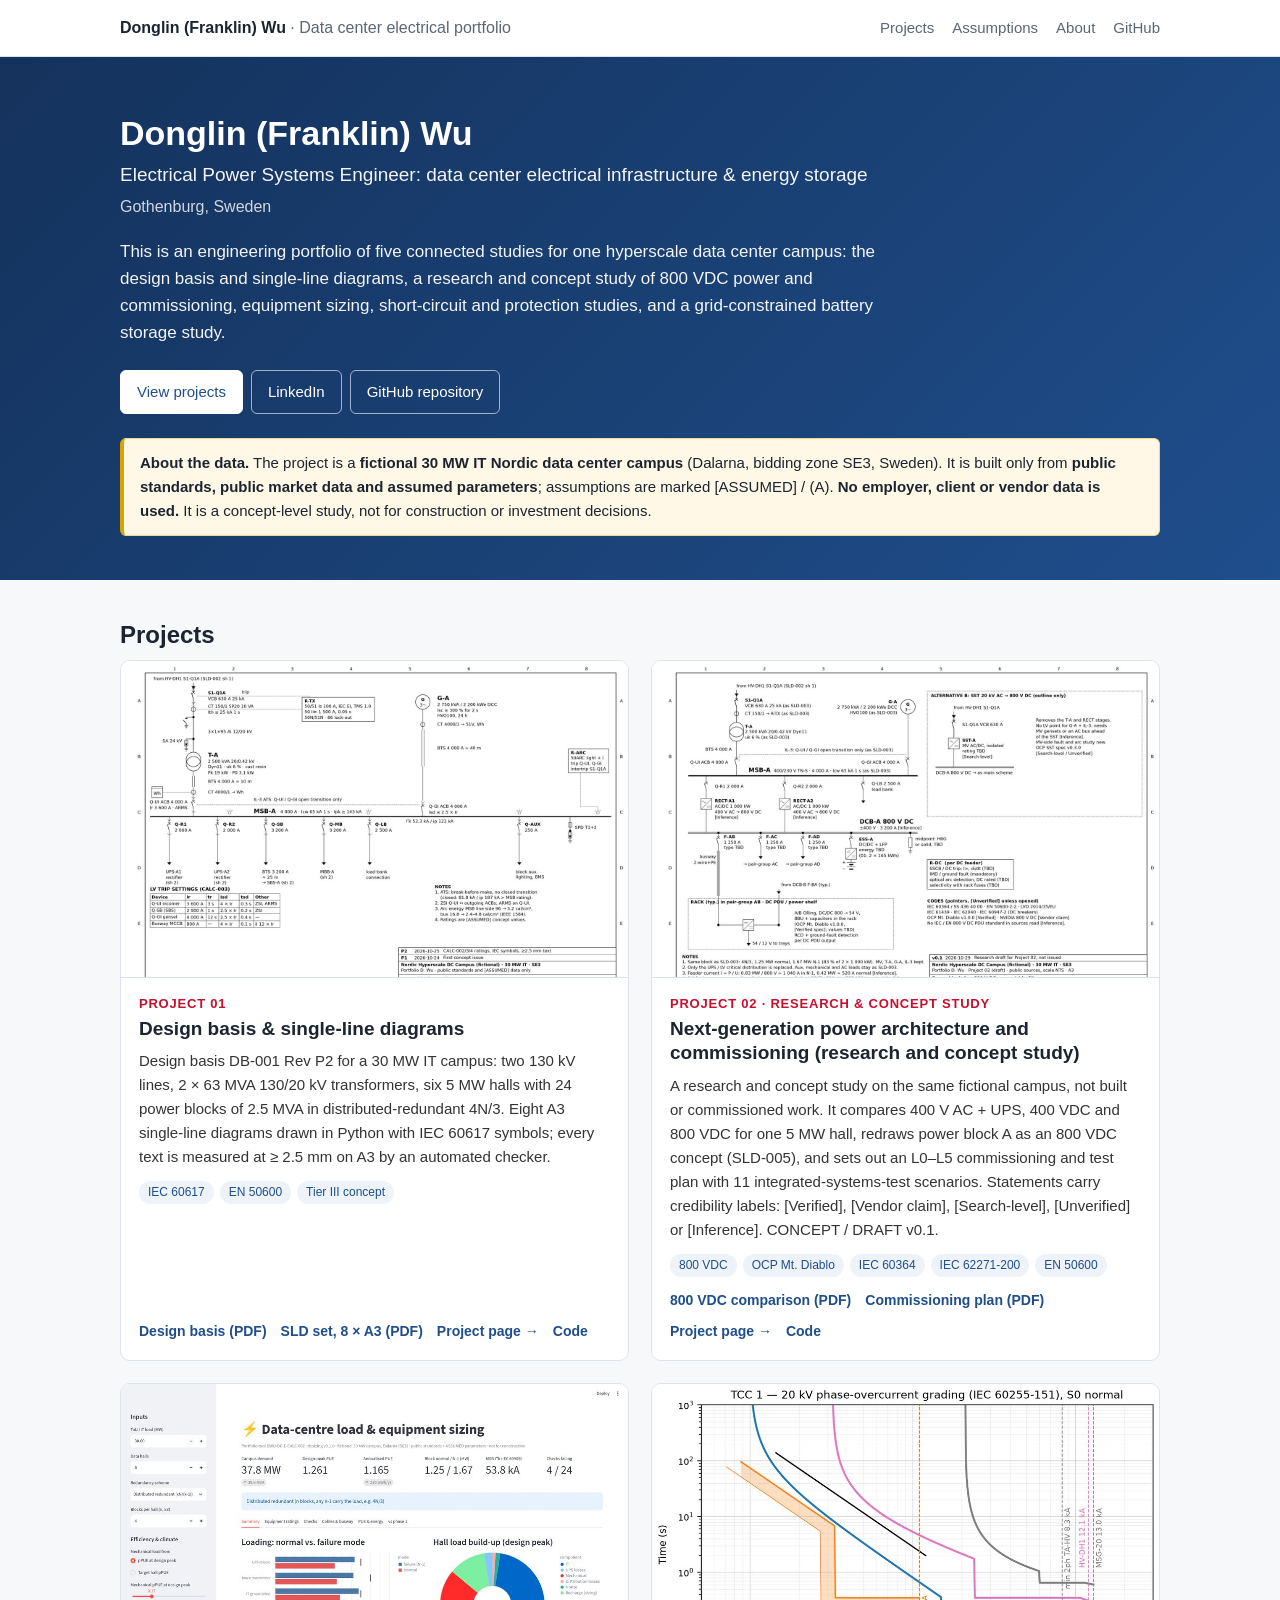
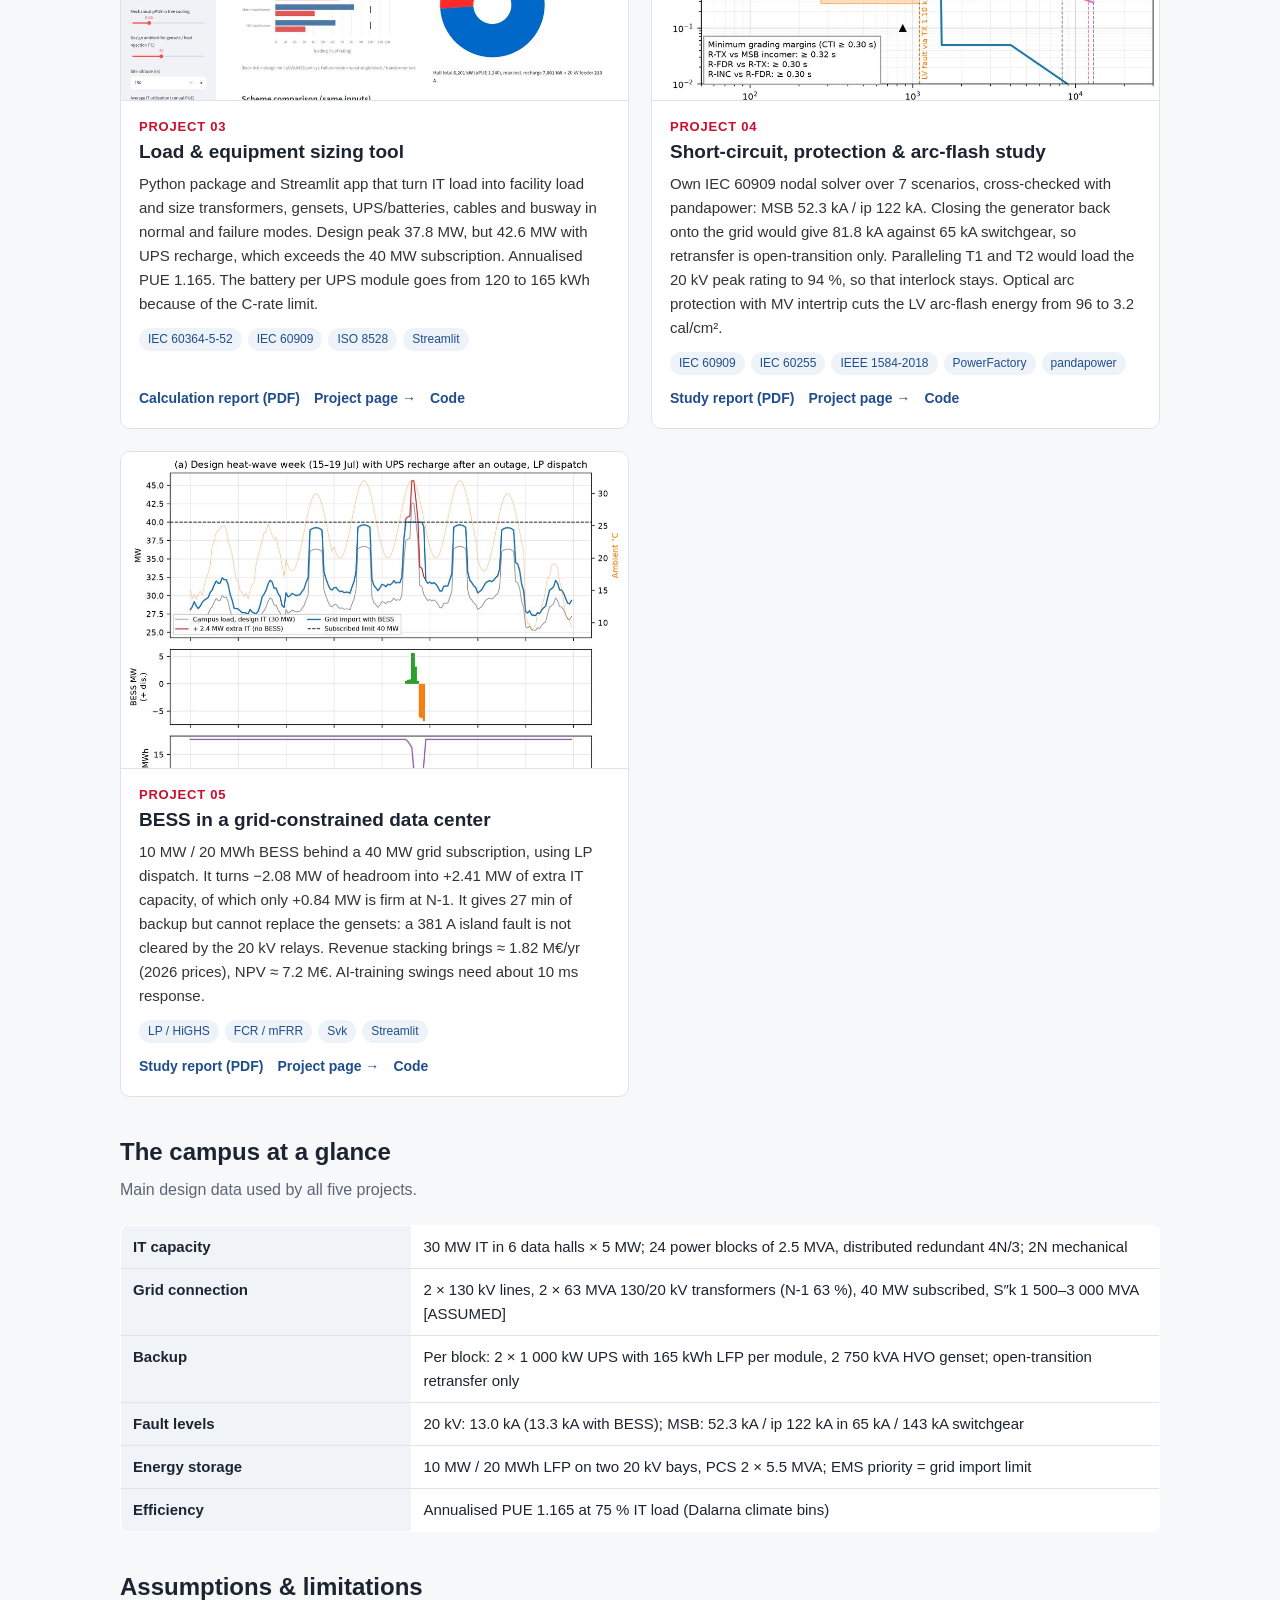
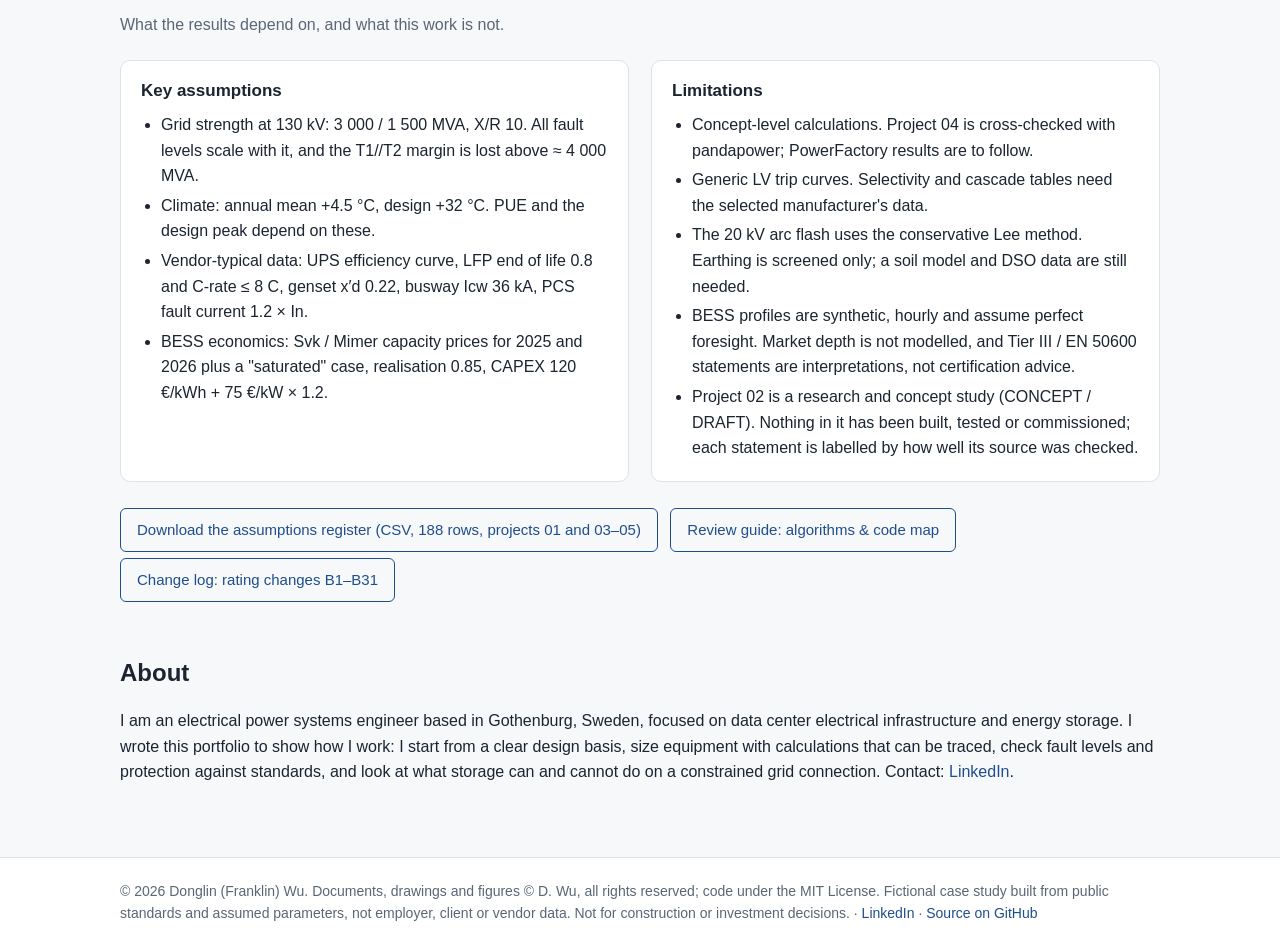
<file: index.html>
<!doctype html>
<html lang="en"><head><meta charset="utf-8"><meta name="viewport" content="width=device-width,initial-scale=1">
<title>Donglin (Franklin) Wu · Data center electrical portfolio</title><meta name="description" content="Electrical power systems portfolio: design basis, SLDs, sizing, short-circuit/protection and BESS study for a fictional 30 MW IT Nordic data center.">
<link rel="stylesheet" href="assets/style.css"></head><body>
<header class="top"><div class="wrap"><a class="brand" href="index.html">Donglin (Franklin) Wu <span>· Data center electrical portfolio</span></a><nav><a href="index.html#projects">Projects</a><a href="index.html#assumptions">Assumptions</a><a href="index.html#about">About</a><a href="https://github.com/Fwurank/dc-electrical-portfolio">GitHub</a></nav></div></header>

<div class="hero"><div class="wrap">
<h1>Donglin (Franklin) Wu</h1>
<p class="role">Electrical Power Systems Engineer: data center electrical infrastructure &amp; energy storage</p>
<p class="loc">Gothenburg, Sweden</p>
<p class="lead">This is an engineering portfolio of five connected studies for one hyperscale data center campus: the design basis and single-line diagrams, a research and concept study of 800 VDC power and commissioning, equipment sizing, short-circuit and protection studies, and a grid-constrained battery storage study.</p>
<a class="btn solid" href="#projects">View projects</a><a class="btn" href="https://www.linkedin.com/in/donglinwu1998">LinkedIn</a><a class="btn" href="https://github.com/Fwurank/dc-electrical-portfolio">GitHub repository</a>
<div class="note"><b>About the data.</b> The project is a <b>fictional 30 MW IT Nordic data center campus</b> (Dalarna, bidding zone SE3, Sweden). It is built only from <b>public standards, public market data and assumed parameters</b>; assumptions are marked [ASSUMED] / (A). <b>No employer, client or vendor data is used.</b> It is a concept-level study, not for construction or investment decisions.</div>
</div></div>

<section id="projects"><div class="wrap">
<h2>Projects</h2>
<div class="grid"><article class="card"><a href="projects/01-design-basis.html"><img src="assets/img/p01_sld.jpg" alt="Design basis &amp; single-line diagrams preview" loading="lazy"></a>
<div class="body"><div class="num">PROJECT 01</div><h3><a href="projects/01-design-basis.html">Design basis & single-line diagrams</a></h3>
<p>Design basis DB-001 Rev P2 for a 30 MW IT campus: two 130 kV lines, 2 × 63 MVA 130/20 kV transformers, six 5 MW halls with 24 power blocks of 2.5 MVA in distributed-redundant 4N/3. Eight A3 single-line diagrams drawn in Python with IEC 60617 symbols; every text is measured at ≥ 2.5 mm on A3 by an automated checker.</p><ul class="tags"><li>IEC 60617</li><li>EN 50600</li><li>Tier III concept</li></ul><div class="links"><a href="01-design-basis-sld/docs/DWU-DC-E-DB-001_Design_Basis.pdf">Design basis (PDF)</a><a href="01-design-basis-sld/drawings/DWU-DC-E-SLD_concept_set_RevP2_A3.pdf">SLD set, 8 × A3 (PDF)</a><a href="projects/01-design-basis.html">Project page →</a><a href="https://github.com/Fwurank/dc-electrical-portfolio/tree/main/01-design-basis-sld">Code</a></div></div></article><article class="card"><a href="projects/02-next-gen-power.html"><img src="assets/img/p02_sld.jpg" alt="Next-generation power architecture and commissioning (research and concept study) preview" loading="lazy"></a>
<div class="body"><div class="num">PROJECT 02 · RESEARCH &amp; CONCEPT STUDY</div><h3><a href="projects/02-next-gen-power.html">Next-generation power architecture and commissioning (research and concept study)</a></h3>
<p>A research and concept study on the same fictional campus, not built or commissioned work. It compares 400 V AC + UPS, 400 VDC and 800 VDC for one 5 MW hall, redraws power block A as an 800 VDC concept (SLD-005), and sets out an L0–L5 commissioning and test plan with 11 integrated-systems-test scenarios. Statements carry credibility labels: [Verified], [Vendor claim], [Search-level], [Unverified] or [Inference]. CONCEPT / DRAFT v0.1.</p><ul class="tags"><li>800 VDC</li><li>OCP Mt. Diablo</li><li>IEC 60364</li><li>IEC 62271-200</li><li>EN 50600</li></ul><div class="links"><a href="02-next-gen-power/docs/02-800vdc-architecture-comparison-v0.1-2026-10-29-en.pdf">800 VDC comparison (PDF)</a><a href="02-next-gen-power/docs/02-commissioning-test-plan-concept-v0.1-2026-10-29-en.pdf">Commissioning plan (PDF)</a><a href="projects/02-next-gen-power.html">Project page →</a><a href="https://github.com/Fwurank/dc-electrical-portfolio/tree/main/02-next-gen-power">Code</a></div></div></article><article class="card"><a href="projects/03-load-sizing.html"><img src="assets/img/p03_app.jpg" alt="Load &amp; equipment sizing tool preview" loading="lazy"></a>
<div class="body"><div class="num">PROJECT 03</div><h3><a href="projects/03-load-sizing.html">Load & equipment sizing tool</a></h3>
<p>Python package and Streamlit app that turn IT load into facility load and size transformers, gensets, UPS/batteries, cables and busway in normal and failure modes. Design peak 37.8 MW, but 42.6 MW with UPS recharge, which exceeds the 40 MW subscription. Annualised PUE 1.165. The battery per UPS module goes from 120 to 165 kWh because of the C-rate limit.</p><ul class="tags"><li>IEC 60364-5-52</li><li>IEC 60909</li><li>ISO 8528</li><li>Streamlit</li></ul><div class="links"><a href="03-load-sizing/report/DWU-DC-E-CALC-002_Load_and_Sizing_Calc.pdf">Calculation report (PDF)</a><a href="projects/03-load-sizing.html">Project page →</a><a href="https://github.com/Fwurank/dc-electrical-portfolio/tree/main/03-load-sizing">Code</a></div></div></article><article class="card"><a href="projects/04-shortcircuit-protection.html"><img src="assets/img/p04_tcc.jpg" alt="Short-circuit, protection &amp; arc-flash study preview" loading="lazy"></a>
<div class="body"><div class="num">PROJECT 04</div><h3><a href="projects/04-shortcircuit-protection.html">Short-circuit, protection & arc-flash study</a></h3>
<p>Own IEC 60909 nodal solver over 7 scenarios, cross-checked with pandapower: MSB 52.3 kA / ip 122 kA. Closing the generator back onto the grid would give 81.8 kA against 65 kA switchgear, so retransfer is open-transition only. Paralleling T1 and T2 would load the 20 kV peak rating to 94 %, so that interlock stays. Optical arc protection with MV intertrip cuts the LV arc-flash energy from 96 to 3.2 cal/cm².</p><ul class="tags"><li>IEC 60909</li><li>IEC 60255</li><li>IEEE 1584-2018</li><li>PowerFactory</li><li>pandapower</li></ul><div class="links"><a href="04-shortcircuit-protection/report/DWU-DC-E-CALC-003_ShortCircuit_Protection_ArcFlash.pdf">Study report (PDF)</a><a href="projects/04-shortcircuit-protection.html">Project page →</a><a href="https://github.com/Fwurank/dc-electrical-portfolio/tree/main/04-shortcircuit-protection">Code</a></div></div></article><article class="card"><a href="projects/05-bess.html"><img src="assets/img/p05_peak.jpg" alt="BESS in a grid-constrained data center preview" loading="lazy"></a>
<div class="body"><div class="num">PROJECT 05</div><h3><a href="projects/05-bess.html">BESS in a grid-constrained data center</a></h3>
<p>10 MW / 20 MWh BESS behind a 40 MW grid subscription, using LP dispatch. It turns −2.08 MW of headroom into +2.41 MW of extra IT capacity, of which only +0.84 MW is firm at N-1. It gives 27 min of backup but cannot replace the gensets: a 381 A island fault is not cleared by the 20 kV relays. Revenue stacking brings ≈ 1.82 M€/yr (2026 prices), NPV ≈ 7.2 M€. AI-training swings need about 10 ms response.</p><ul class="tags"><li>LP / HiGHS</li><li>FCR / mFRR</li><li>Svk</li><li>Streamlit</li></ul><div class="links"><a href="05-bess/report/DWU-DC-E-CALC-004_BESS_Study.pdf">Study report (PDF)</a><a href="projects/05-bess.html">Project page →</a><a href="https://github.com/Fwurank/dc-electrical-portfolio/tree/main/05-bess">Code</a></div></div></article></div>
</div></section>

<section id="campus" style="padding-top:0"><div class="wrap">
<h2>The campus at a glance</h2><p class="sub">Main design data used by all five projects.</p>
<table class="kv">
<tr><th>IT capacity</th><td>30 MW IT in 6 data halls × 5 MW; 24 power blocks of 2.5 MVA, distributed redundant 4N/3; 2N mechanical</td></tr>
<tr><th>Grid connection</th><td>2 × 130 kV lines, 2 × 63 MVA 130/20 kV transformers (N-1 63 %), 40 MW subscribed, S″k 1 500–3 000 MVA [ASSUMED]</td></tr>
<tr><th>Backup</th><td>Per block: 2 × 1 000 kW UPS with 165 kWh LFP per module, 2 750 kVA HVO genset; open-transition retransfer only</td></tr>
<tr><th>Fault levels</th><td>20 kV: 13.0 kA (13.3 kA with BESS); MSB: 52.3 kA / ip 122 kA in 65 kA / 143 kA switchgear</td></tr>
<tr><th>Energy storage</th><td>10 MW / 20 MWh LFP on two 20 kV bays, PCS 2 × 5.5 MVA; EMS priority = grid import limit</td></tr>
<tr><th>Efficiency</th><td>Annualised PUE 1.165 at 75 % IT load (Dalarna climate bins)</td></tr>
</table>
</div></section>

<section id="assumptions" style="padding-top:0"><div class="wrap">
<h2>Assumptions &amp; limitations</h2><p class="sub">What the results depend on, and what this work is not.</p>
<div class="cols">
<div class="box"><h3>Key assumptions</h3><ul>
<li>Grid strength at 130 kV: 3 000 / 1 500 MVA, X/R 10. All fault levels scale with it, and the T1//T2 margin is lost above ≈ 4 000 MVA.</li>
<li>Climate: annual mean +4.5 °C, design +32 °C. PUE and the design peak depend on these.</li>
<li>Vendor-typical data: UPS efficiency curve, LFP end of life 0.8 and C-rate ≤ 8 C, genset x′d 0.22, busway Icw 36 kA, PCS fault current 1.2 × In.</li>
<li>BESS economics: Svk / Mimer capacity prices for 2025 and 2026 plus a "saturated" case, realisation 0.85, CAPEX 120 €/kWh + 75 €/kW × 1.2.</li>
</ul></div>
<div class="box"><h3>Limitations</h3><ul>
<li>Concept-level calculations. Project 04 is cross-checked with pandapower; PowerFactory results are to follow.</li>
<li>Generic LV trip curves. Selectivity and cascade tables need the selected manufacturer's data.</li>
<li>The 20 kV arc flash uses the conservative Lee method. Earthing is screened only; a soil model and DSO data are still needed.</li>
<li>BESS profiles are synthetic, hourly and assume perfect foresight. Market depth is not modelled, and Tier III / EN 50600 statements are interpretations, not certification advice.</li>
<li>Project 02 is a research and concept study (CONCEPT / DRAFT). Nothing in it has been built, tested or commissioned; each statement is labelled by how well its source was checked.</li>
</ul></div></div>
<p style="margin-top:20px"><a class="btn dark" href="ASSUMPTIONS_REGISTER_ALL.csv" download>Download the assumptions register (CSV, 188 rows, projects 01 and 03–05)</a>
<a class="btn dark" href="https://github.com/Fwurank/dc-electrical-portfolio/blob/main/REVIEW_GUIDE.md">Review guide: algorithms &amp; code map</a>
<a class="btn dark" href="https://github.com/Fwurank/dc-electrical-portfolio/blob/main/TODO_final_fixes.md">Change log: rating changes B1–B31</a></p>
</div></section>

<section id="about" style="padding-top:0"><div class="wrap">
<h2>About</h2>
<p>I am an electrical power systems engineer based in Gothenburg, Sweden, focused on data center electrical infrastructure and energy storage. I wrote this portfolio to show how I work: I start from a clear design basis, size equipment with calculations that can be traced, check fault levels and protection against standards, and look at what storage can and cannot do on a constrained grid connection. Contact: <a href="https://www.linkedin.com/in/donglinwu1998">LinkedIn</a>.</p>
</div></section>

<footer><div class="wrap">© 2026 Donglin (Franklin) Wu. Documents, drawings and figures © D. Wu, all rights reserved; code under the MIT License.
Fictional case study built from public standards and assumed parameters, not employer, client or vendor data. Not for construction or investment decisions.
· <a href="https://www.linkedin.com/in/donglinwu1998">LinkedIn</a> · <a href="https://github.com/Fwurank/dc-electrical-portfolio">Source on GitHub</a></div></footer>
</body></html>
</file>
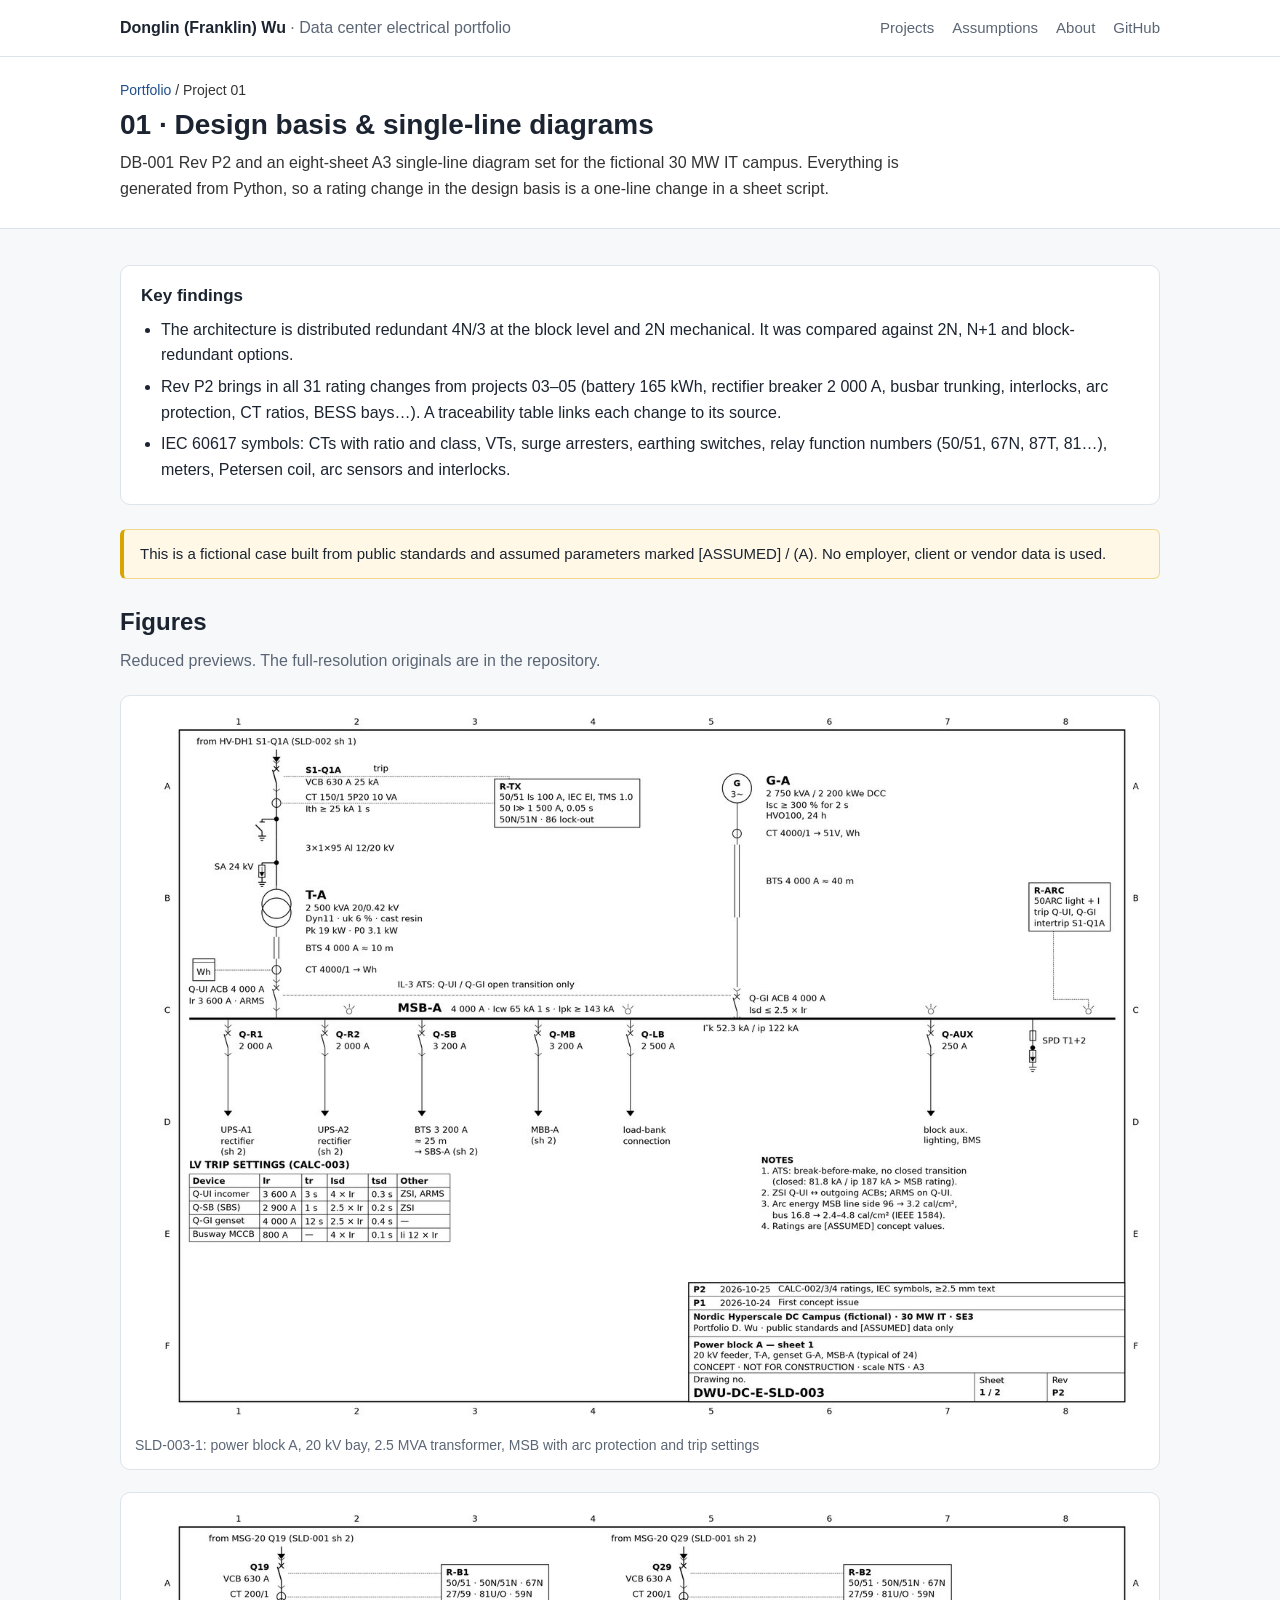
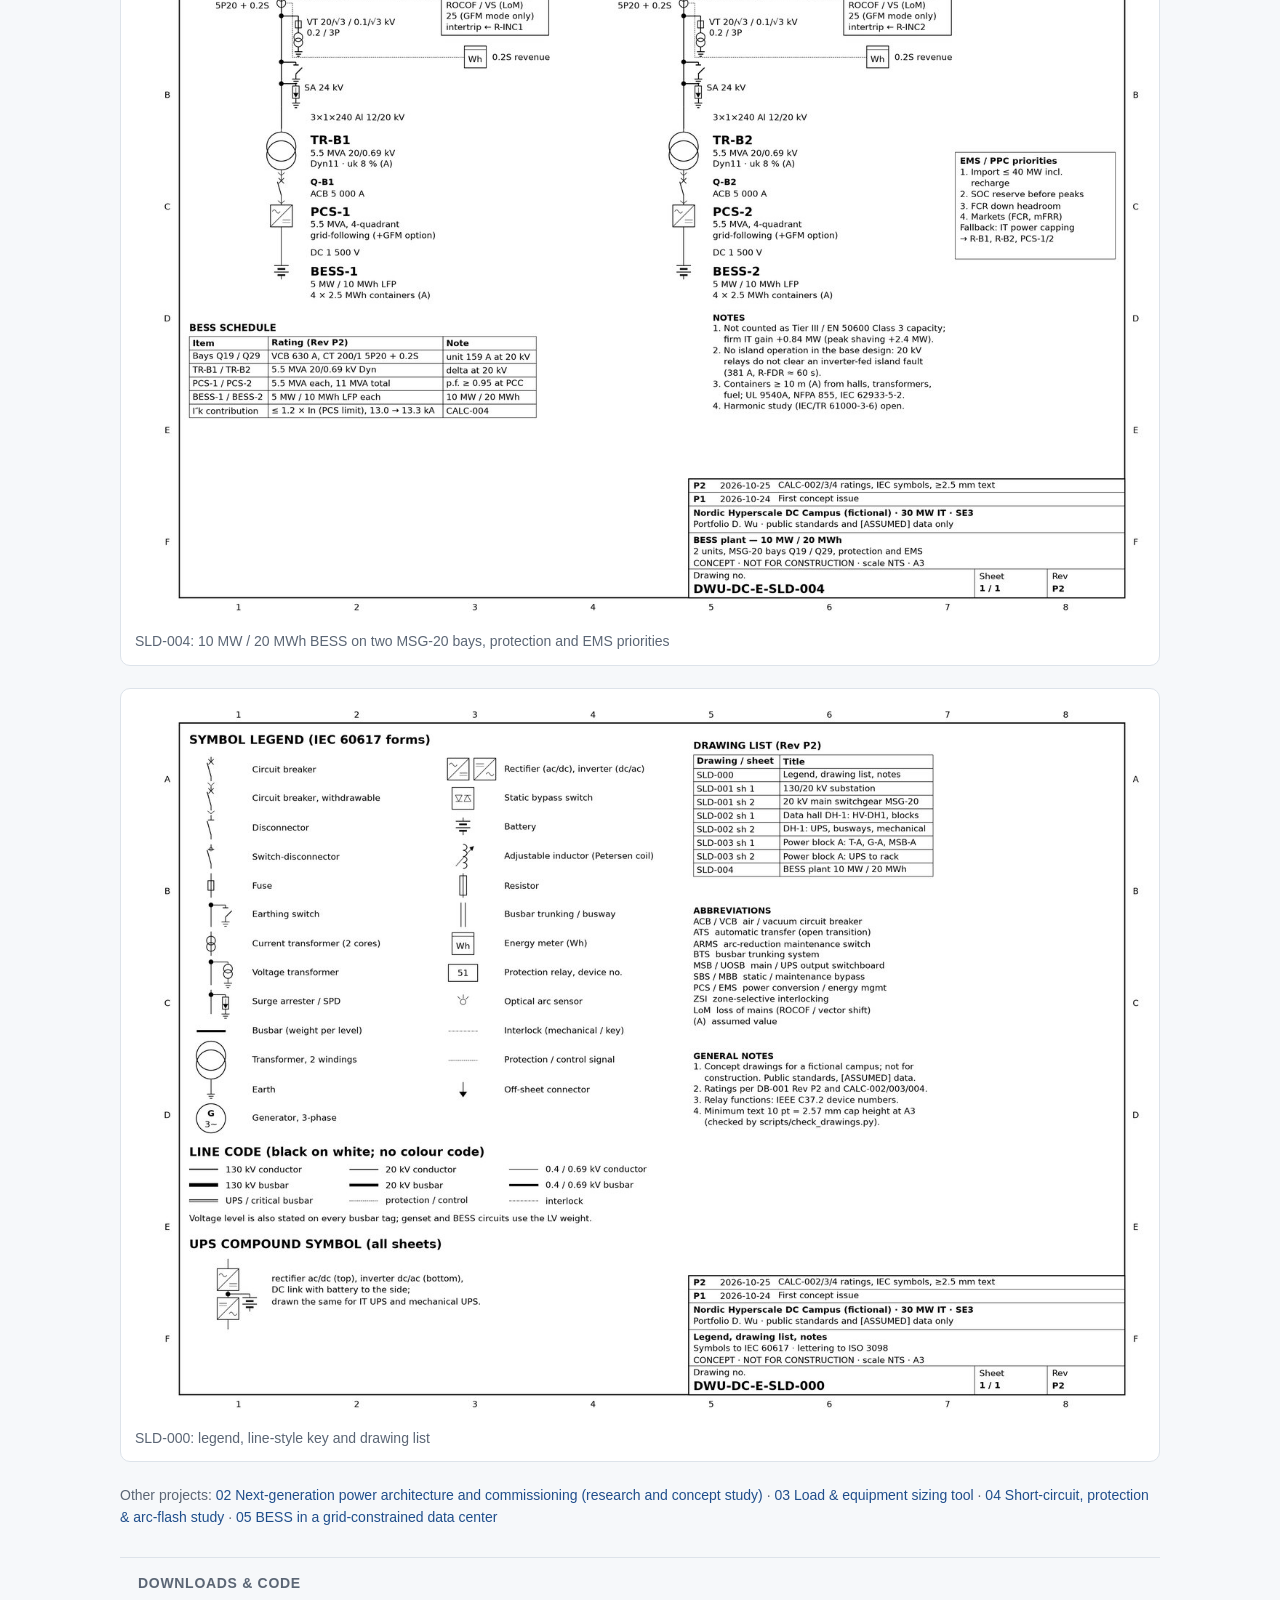
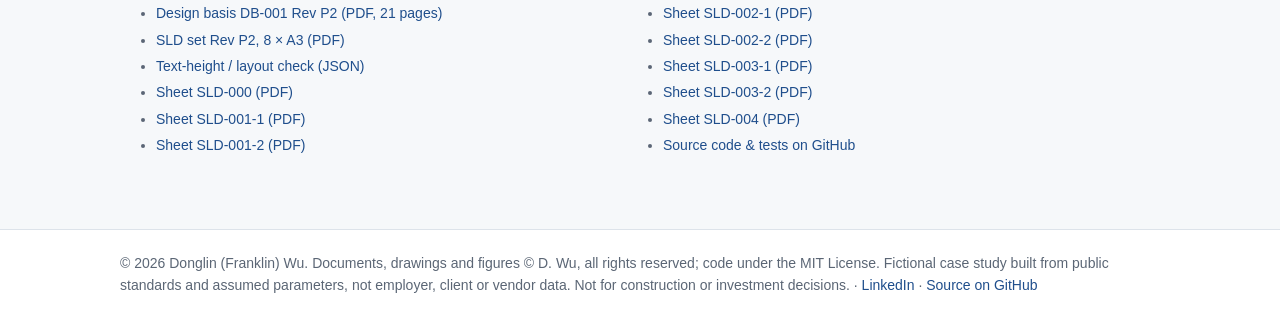
<file: projects/01-design-basis.html>
<!doctype html>
<html lang="en"><head><meta charset="utf-8"><meta name="viewport" content="width=device-width,initial-scale=1">
<title>01 Design basis &amp; single-line diagrams · D. Wu portfolio</title><meta name="description" content="Design basis DB-001 Rev P2 for a 30 MW IT campus: two 130 kV lines, 2 × 63 MVA 130/20 kV transformers, six 5 MW halls with 24 power blocks of 2.5 MVA ">
<link rel="stylesheet" href="../assets/style.css"></head><body>
<header class="top"><div class="wrap"><a class="brand" href="../index.html">Donglin (Franklin) Wu <span>· Data center electrical portfolio</span></a><nav><a href="../index.html#projects">Projects</a><a href="../index.html#assumptions">Assumptions</a><a href="../index.html#about">About</a><a href="https://github.com/Fwurank/dc-electrical-portfolio">GitHub</a></nav></div></header>
<div class="page-head"><div class="wrap"><p class="crumb"><a href="../index.html">Portfolio</a> / Project 01</p>
<h1>01 · Design basis & single-line diagrams</h1><p>DB-001 Rev P2 and an eight-sheet A3 single-line diagram set for the fictional 30 MW IT campus. Everything is generated from Python, so a rating change in the design basis is a one-line change in a sheet script.</p></div></div>
<section><div class="wrap">
<div class="box"><h3>Key findings</h3><ul class="findings"><li>The architecture is distributed redundant 4N/3 at the block level and 2N mechanical. It was compared against 2N, N+1 and block-redundant options.</li><li>Rev P2 brings in all 31 rating changes from projects 03–05 (battery 165 kWh, rectifier breaker 2 000 A, busbar trunking, interlocks, arc protection, CT ratios, BESS bays…). A traceability table links each change to its source.</li><li>IEC 60617 symbols: CTs with ratio and class, VTs, surge arresters, earthing switches, relay function numbers (50/51, 67N, 87T, 81…), meters, Petersen coil, arc sensors and interlocks.</li></ul></div>
<div class="note">This is a fictional case built from public standards and assumed parameters marked [ASSUMED] / (A). No employer, client or vendor data is used.</div>
<h2 style="margin-top:10px">Figures</h2><p class="sub">Reduced previews. The full-resolution originals are in the repository.</p><figure><img src="../assets/img/p01_sld.jpg" alt="SLD-003-1: power block A, 20 kV bay, 2.5 MVA transformer, MSB with arc protection and trip settings" loading="lazy"><figcaption>SLD-003-1: power block A, 20 kV bay, 2.5 MVA transformer, MSB with arc protection and trip settings</figcaption></figure><figure><img src="../assets/img/p01_sld_bess.jpg" alt="SLD-004: 10 MW / 20 MWh BESS on two MSG-20 bays, protection and EMS priorities" loading="lazy"><figcaption>SLD-004: 10 MW / 20 MWh BESS on two MSG-20 bays, protection and EMS priorities</figcaption></figure><figure><img src="../assets/img/p01_legend.jpg" alt="SLD-000: legend, line-style key and drawing list" loading="lazy"><figcaption>SLD-000: legend, line-style key and drawing list</figcaption></figure>
<p class="crumb">Other projects: <a href="02-next-gen-power.html">02 Next-generation power architecture and commissioning (research and concept study)</a> · <a href="03-load-sizing.html">03 Load & equipment sizing tool</a> · <a href="04-shortcircuit-protection.html">04 Short-circuit, protection & arc-flash study</a> · <a href="05-bess.html">05 BESS in a grid-constrained data center</a></p>
<div class="downloads"><h3>Downloads &amp; code</h3><ul><li><a href="../01-design-basis-sld/docs/DWU-DC-E-DB-001_Design_Basis.pdf">Design basis DB-001 Rev P2 (PDF, 21 pages)</a></li><li><a href="../01-design-basis-sld/drawings/DWU-DC-E-SLD_concept_set_RevP2_A3.pdf">SLD set Rev P2, 8 × A3 (PDF)</a></li><li><a href="../01-design-basis-sld/drawings/text_height_check.json">Text-height / layout check (JSON)</a></li><li><a href="../01-design-basis-sld/drawings/SLD-000_legend_notes.pdf">Sheet SLD-000 (PDF)</a></li><li><a href="../01-design-basis-sld/drawings/SLD-001-1_130kV_substation.pdf">Sheet SLD-001-1 (PDF)</a></li><li><a href="../01-design-basis-sld/drawings/SLD-001-2_MSG-20_switchgear.pdf">Sheet SLD-001-2 (PDF)</a></li><li><a href="../01-design-basis-sld/drawings/SLD-002-1_DH1_MV_and_blocks.pdf">Sheet SLD-002-1 (PDF)</a></li><li><a href="../01-design-basis-sld/drawings/SLD-002-2_DH1_whitespace_mech.pdf">Sheet SLD-002-2 (PDF)</a></li><li><a href="../01-design-basis-sld/drawings/SLD-003-1_block_A_MV_LV.pdf">Sheet SLD-003-1 (PDF)</a></li><li><a href="../01-design-basis-sld/drawings/SLD-003-2_block_A_UPS_critical.pdf">Sheet SLD-003-2 (PDF)</a></li><li><a href="../01-design-basis-sld/drawings/SLD-004_BESS_plant.pdf">Sheet SLD-004 (PDF)</a></li><li><a href="https://github.com/Fwurank/dc-electrical-portfolio/tree/main/01-design-basis-sld">Source code &amp; tests on GitHub</a></li></ul></div>
</div></section>
<footer><div class="wrap">© 2026 Donglin (Franklin) Wu. Documents, drawings and figures © D. Wu, all rights reserved; code under the MIT License.
Fictional case study built from public standards and assumed parameters, not employer, client or vendor data. Not for construction or investment decisions.
· <a href="https://www.linkedin.com/in/donglinwu1998">LinkedIn</a> · <a href="https://github.com/Fwurank/dc-electrical-portfolio">Source on GitHub</a></div></footer>
</body></html>
</file>
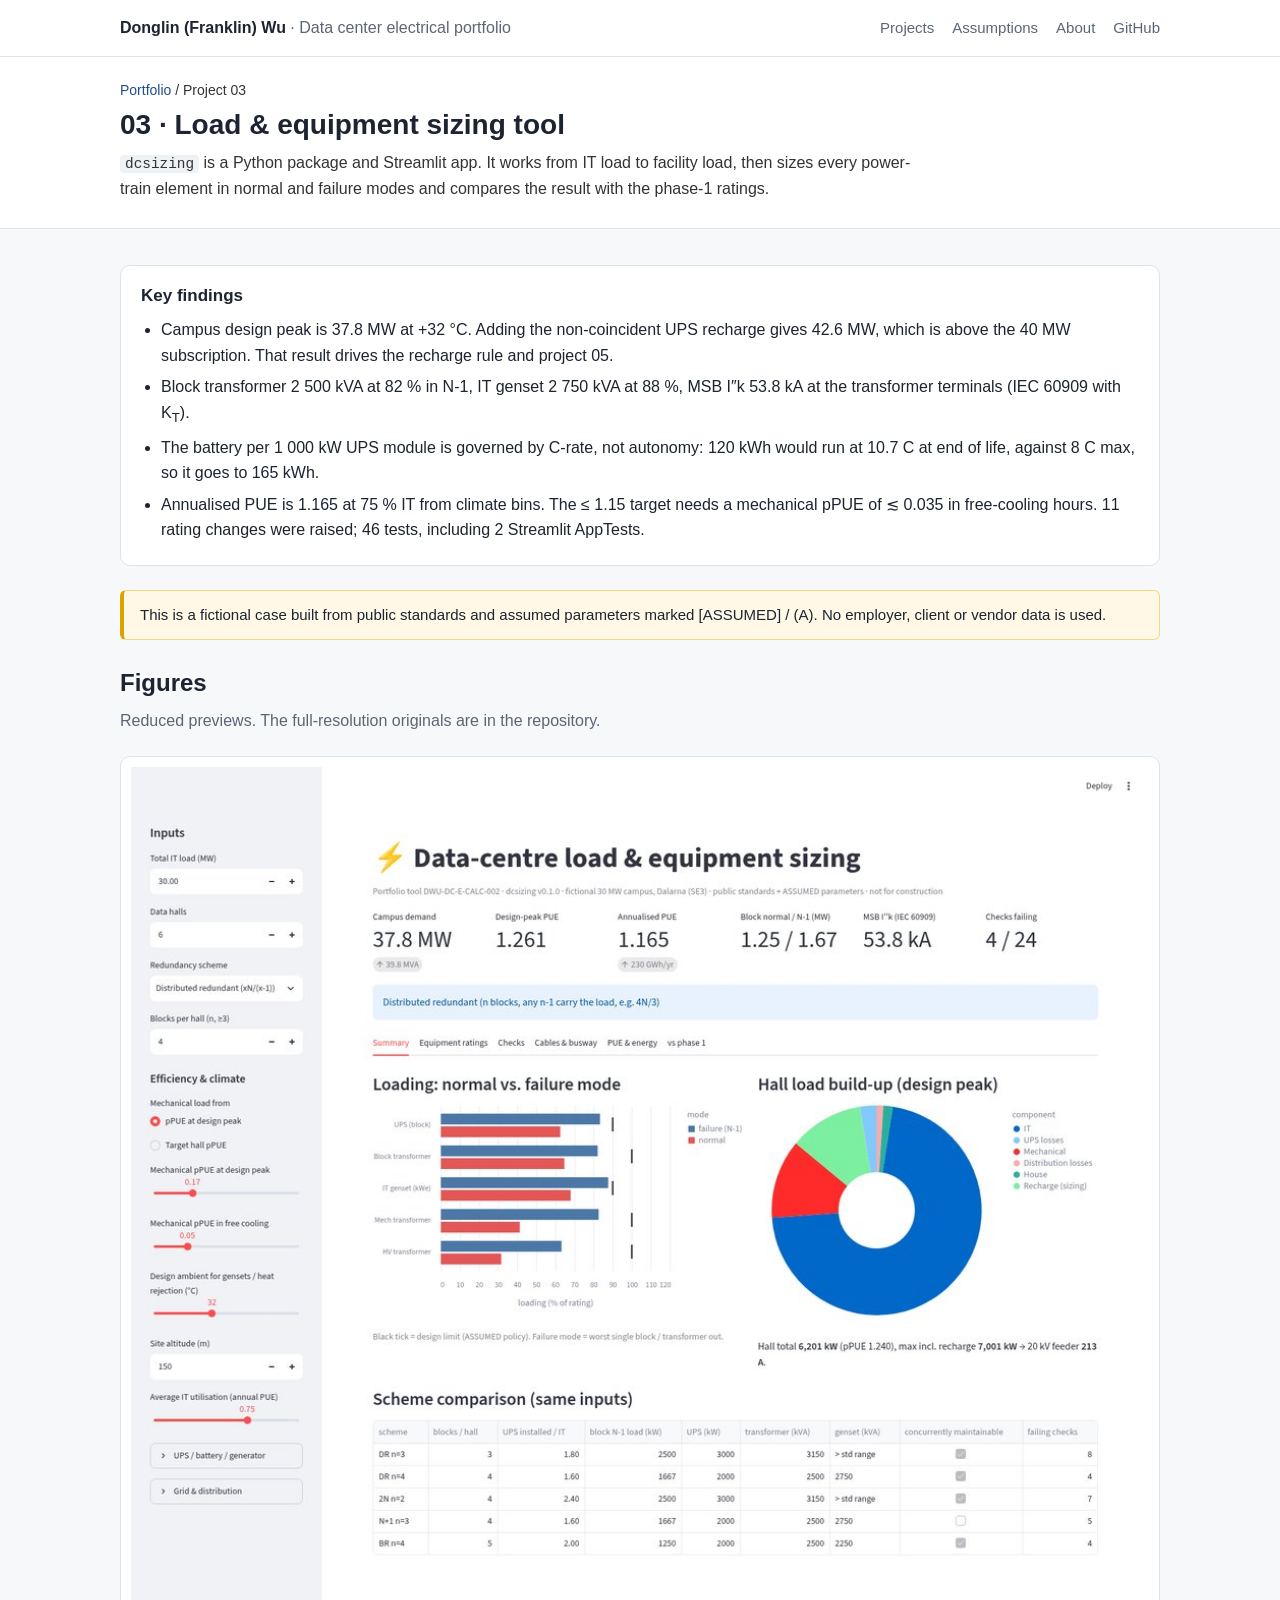
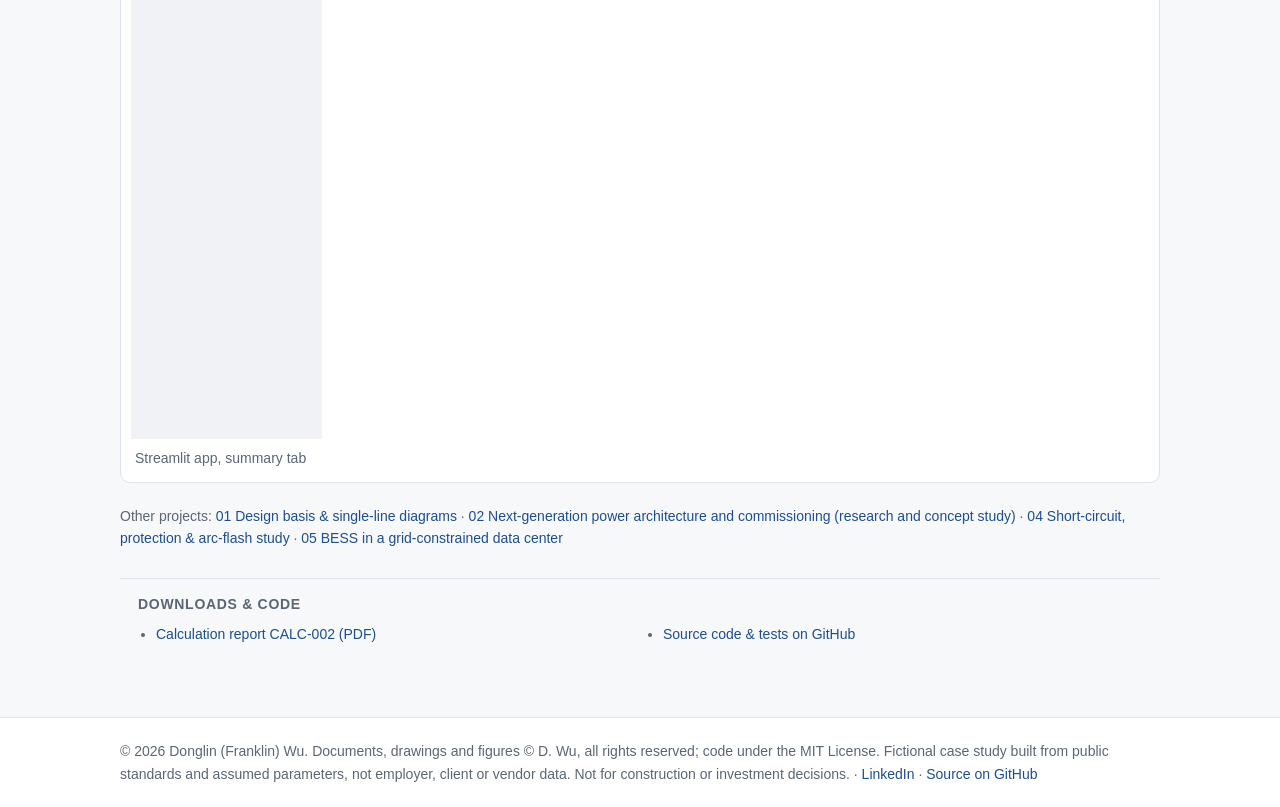
<file: projects/02-load-sizing.html>
<!doctype html>
<html lang="en"><head><meta charset="utf-8"><meta name="robots" content="noindex">
<title>Moved: Project 03 Load &amp; equipment sizing tool</title>
<link rel="canonical" href="03-load-sizing.html"><meta http-equiv="refresh" content="0; url=03-load-sizing.html">
<script>location.replace("03-load-sizing.html" + location.hash)</script></head>
<body><p>This page has moved to <a href="03-load-sizing.html">Project 03 · Load &amp; equipment sizing tool</a>.</p></body></html>
</file>
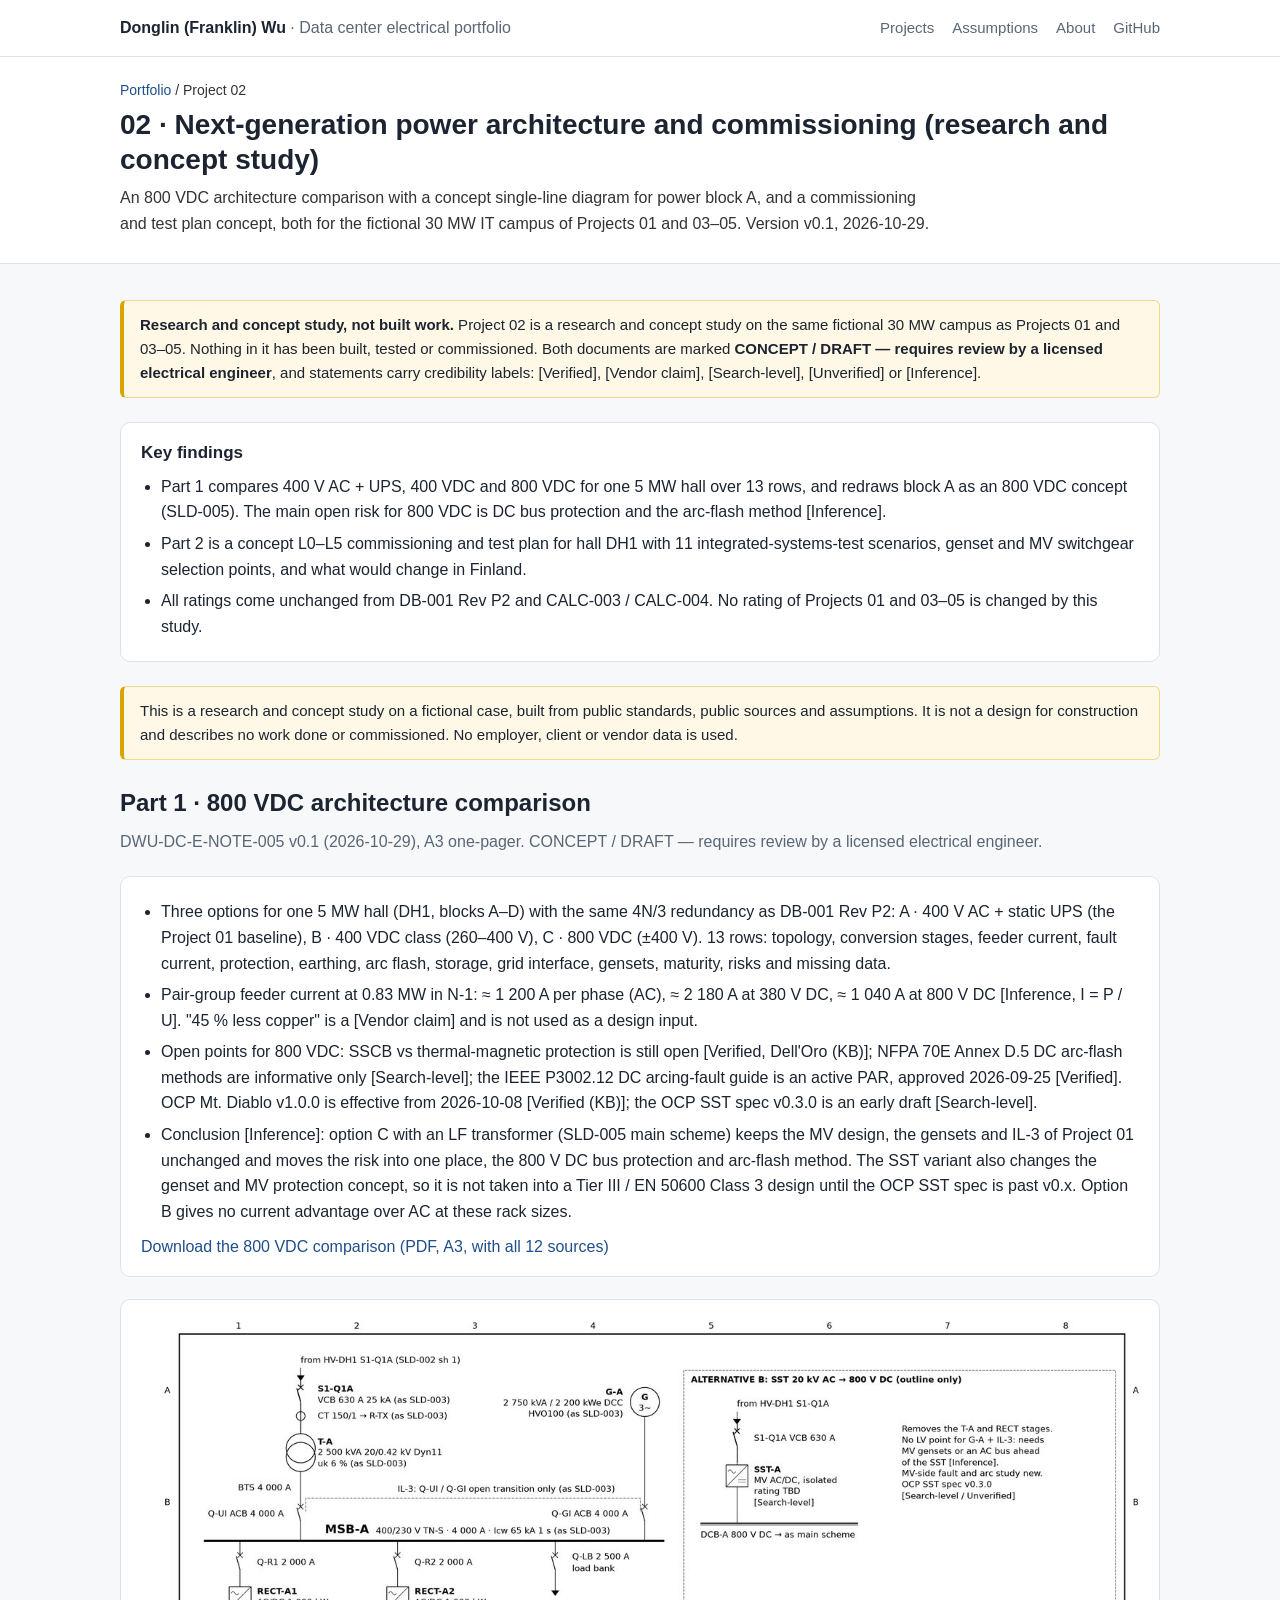
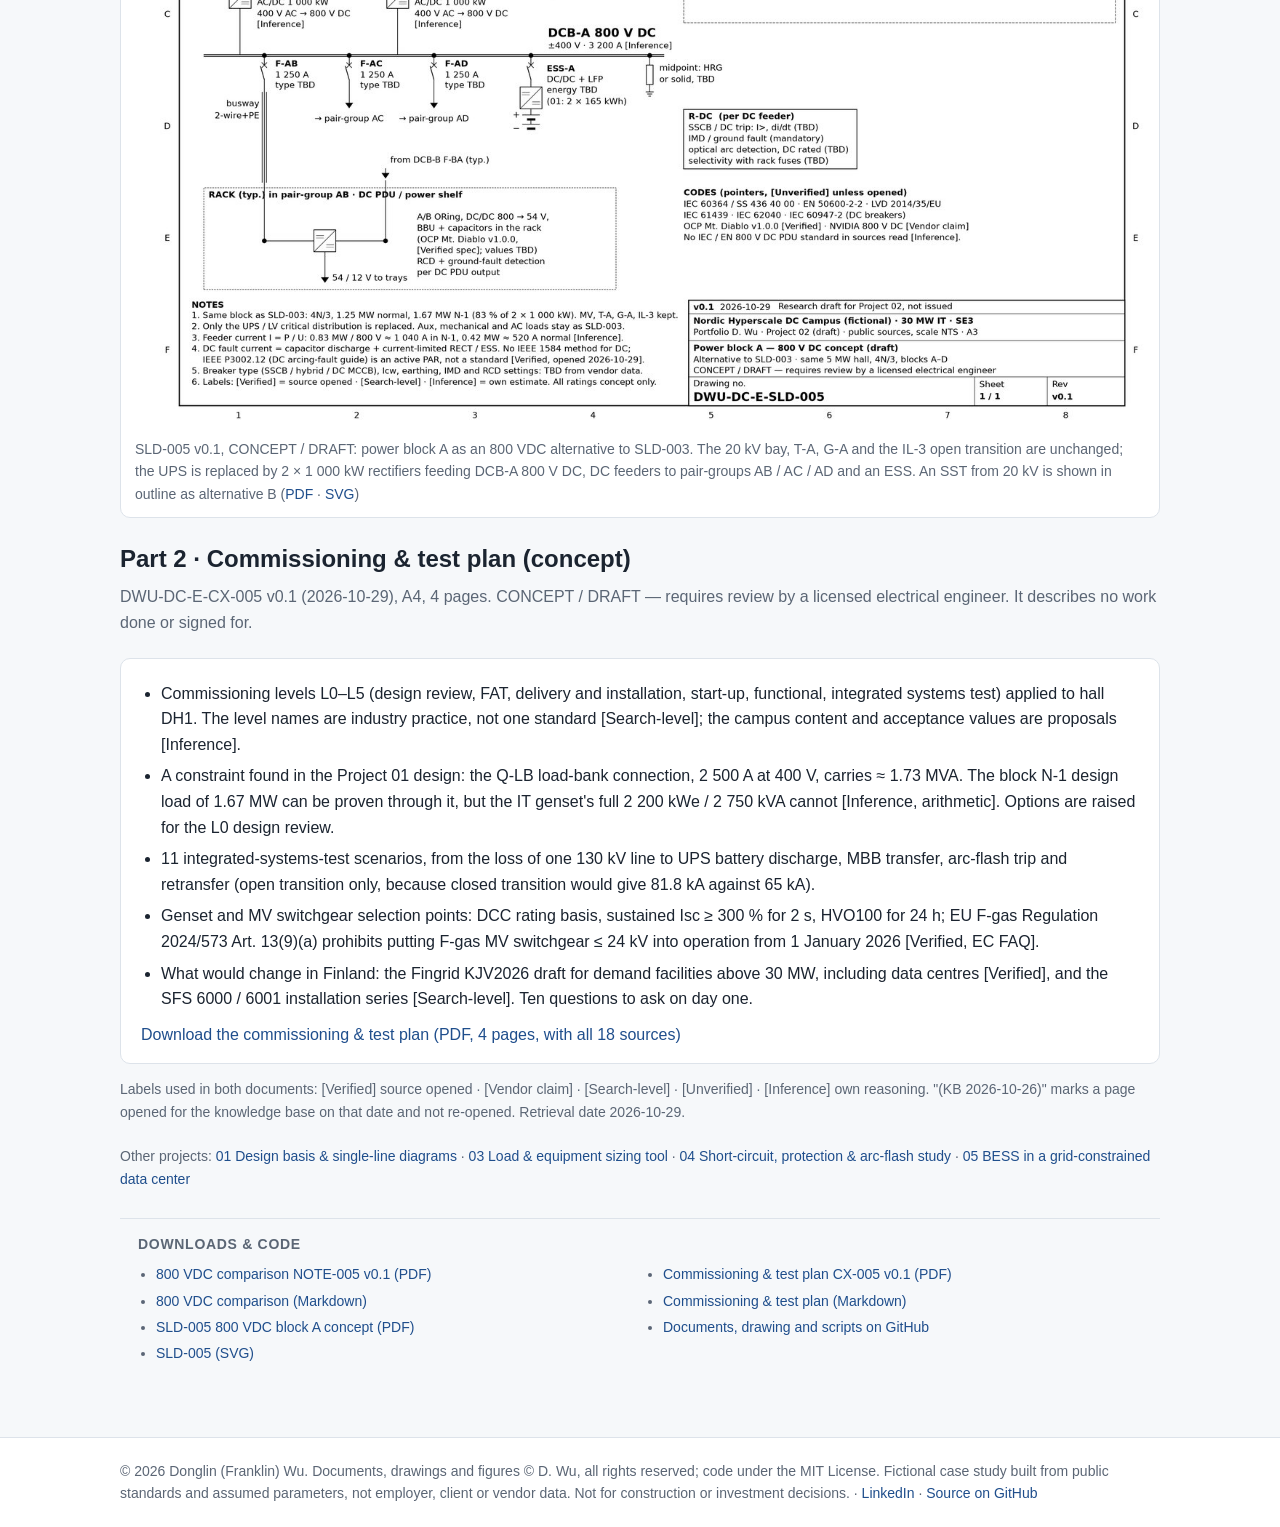
<file: projects/02-next-gen-power.html>
<!doctype html>
<html lang="en"><head><meta charset="utf-8"><meta name="viewport" content="width=device-width,initial-scale=1">
<title>02 Next-generation power architecture and commissioning (research and concept study) · D. Wu portfolio</title><meta name="description" content="A research and concept study on the same fictional campus, not built or commissioned work. It compares 400 V AC + UPS, 400 VDC and 800 VDC for one 5 M">
<link rel="stylesheet" href="../assets/style.css"></head><body>
<header class="top"><div class="wrap"><a class="brand" href="../index.html">Donglin (Franklin) Wu <span>· Data center electrical portfolio</span></a><nav><a href="../index.html#projects">Projects</a><a href="../index.html#assumptions">Assumptions</a><a href="../index.html#about">About</a><a href="https://github.com/Fwurank/dc-electrical-portfolio">GitHub</a></nav></div></header>
<div class="page-head"><div class="wrap"><p class="crumb"><a href="../index.html">Portfolio</a> / Project 02</p>
<h1>02 · Next-generation power architecture and commissioning (research and concept study)</h1><p>An 800 VDC architecture comparison with a concept single-line diagram for power block A, and a commissioning and test plan concept, both for the fictional 30 MW IT campus of Projects 01 and 03–05. Version v0.1, 2026-10-29.</p></div></div>
<section><div class="wrap">
<div class="note" style="margin-top:0"><b>Research and concept study, not built work.</b> Project 02 is a research and concept study on the same fictional 30 MW campus as Projects 01 and 03–05. Nothing in it has been built, tested or commissioned. Both documents are marked <b>CONCEPT / DRAFT — requires review by a licensed electrical engineer</b>, and statements carry credibility labels: [Verified], [Vendor claim], [Search-level], [Unverified] or [Inference].</div>
<div class="box"><h3>Key findings</h3><ul class="findings"><li>Part 1 compares 400 V AC + UPS, 400 VDC and 800 VDC for one 5 MW hall over 13 rows, and redraws block A as an 800 VDC concept (SLD-005). The main open risk for 800 VDC is DC bus protection and the arc-flash method [Inference].</li><li>Part 2 is a concept L0–L5 commissioning and test plan for hall DH1 with 11 integrated-systems-test scenarios, genset and MV switchgear selection points, and what would change in Finland.</li><li>All ratings come unchanged from DB-001 Rev P2 and CALC-003 / CALC-004. No rating of Projects 01 and 03–05 is changed by this study.</li></ul></div>
<div class="note">This is a research and concept study on a fictional case, built from public standards, public sources and assumptions. It is not a design for construction and describes no work done or commissioned. No employer, client or vendor data is used.</div>
<h2 style="margin-top:10px">Part 1 · 800 VDC architecture comparison</h2><p class="sub">DWU-DC-E-NOTE-005 v0.1 (2026-10-29), A3 one-pager. CONCEPT / DRAFT — requires review by a licensed electrical engineer.</p><div class="box"><ul class="findings"><li>Three options for one 5 MW hall (DH1, blocks A–D) with the same 4N/3 redundancy as DB-001 Rev P2: A · 400 V AC + static UPS (the Project 01 baseline), B · 400 VDC class (260–400 V), C · 800 VDC (±400 V). 13 rows: topology, conversion stages, feeder current, fault current, protection, earthing, arc flash, storage, grid interface, gensets, maturity, risks and missing data.</li><li>Pair-group feeder current at 0.83 MW in N-1: ≈ 1 200 A per phase (AC), ≈ 2 180 A at 380 V DC, ≈ 1 040 A at 800 V DC [Inference, I = P / U]. "45 % less copper" is a [Vendor claim] and is not used as a design input.</li><li>Open points for 800 VDC: SSCB vs thermal-magnetic protection is still open [Verified, Dell'Oro (KB)]; NFPA 70E Annex D.5 DC arc-flash methods are informative only [Search-level]; the IEEE P3002.12 DC arcing-fault guide is an active PAR, approved 2026-09-25 [Verified]. OCP Mt. Diablo v1.0.0 is effective from 2026-10-08 [Verified (KB)]; the OCP SST spec v0.3.0 is an early draft [Search-level].</li><li>Conclusion [Inference]: option C with an LF transformer (SLD-005 main scheme) keeps the MV design, the gensets and IL-3 of Project 01 unchanged and moves the risk into one place, the 800 V DC bus protection and arc-flash method. The SST variant also changes the genset and MV protection concept, so it is not taken into a Tier III / EN 50600 Class 3 design until the OCP SST spec is past v0.x. Option B gives no current advantage over AC at these rack sizes.</li></ul><p style="margin:10px 0 0"><a href="../02-next-gen-power/docs/02-800vdc-architecture-comparison-v0.1-2026-10-29-en.pdf">Download the 800 VDC comparison (PDF, A3, with all 12 sources)</a></p></div><figure style="margin-top:22px"><img src="../assets/img/p02_sld.jpg" alt="SLD-005 800 VDC concept for power block A" loading="lazy"><figcaption>SLD-005 v0.1, CONCEPT / DRAFT: power block A as an 800 VDC alternative to SLD-003. The 20 kV bay, T-A, G-A and the IL-3 open transition are unchanged; the UPS is replaced by 2 × 1 000 kW rectifiers feeding DCB-A 800 V DC, DC feeders to pair-groups AB / AC / AD and an ESS. An SST from 20 kV is shown in outline as alternative B (<a href="../02-next-gen-power/drawings/SLD-005_800VDC_block_A_concept-v0.1-2026-10-29-en.pdf">PDF</a> · <a href="../02-next-gen-power/drawings/SLD-005_800VDC_block_A_concept-v0.1-2026-10-29-en.svg">SVG</a>)</figcaption></figure><h2 style="margin-top:10px">Part 2 · Commissioning &amp; test plan (concept)</h2><p class="sub">DWU-DC-E-CX-005 v0.1 (2026-10-29), A4, 4 pages. CONCEPT / DRAFT — requires review by a licensed electrical engineer. It describes no work done or signed for.</p><div class="box"><ul class="findings"><li>Commissioning levels L0–L5 (design review, FAT, delivery and installation, start-up, functional, integrated systems test) applied to hall DH1. The level names are industry practice, not one standard [Search-level]; the campus content and acceptance values are proposals [Inference].</li><li>A constraint found in the Project 01 design: the Q-LB load-bank connection, 2 500 A at 400 V, carries ≈ 1.73 MVA. The block N-1 design load of 1.67 MW can be proven through it, but the IT genset's full 2 200 kWe / 2 750 kVA cannot [Inference, arithmetic]. Options are raised for the L0 design review.</li><li>11 integrated-systems-test scenarios, from the loss of one 130 kV line to UPS battery discharge, MBB transfer, arc-flash trip and retransfer (open transition only, because closed transition would give 81.8 kA against 65 kA).</li><li>Genset and MV switchgear selection points: DCC rating basis, sustained Isc ≥ 300 % for 2 s, HVO100 for 24 h; EU F-gas Regulation 2024/573 Art. 13(9)(a) prohibits putting F-gas MV switchgear ≤ 24 kV into operation from 1 January 2026 [Verified, EC FAQ].</li><li>What would change in Finland: the Fingrid KJV2026 draft for demand facilities above 30 MW, including data centres [Verified], and the SFS 6000 / 6001 installation series [Search-level]. Ten questions to ask on day one.</li></ul><p style="margin:10px 0 0"><a href="../02-next-gen-power/docs/02-commissioning-test-plan-concept-v0.1-2026-10-29-en.pdf">Download the commissioning &amp; test plan (PDF, 4 pages, with all 18 sources)</a></p></div><p style="font-size:14px;color:#5b6675;margin:14px 0 0">Labels used in both documents: [Verified] source opened · [Vendor claim] · [Search-level] · [Unverified] · [Inference] own reasoning. "(KB 2026-10-26)" marks a page opened for the knowledge base on that date and not re-opened. Retrieval date 2026-10-29.</p>
<p class="crumb">Other projects: <a href="01-design-basis.html">01 Design basis & single-line diagrams</a> · <a href="03-load-sizing.html">03 Load & equipment sizing tool</a> · <a href="04-shortcircuit-protection.html">04 Short-circuit, protection & arc-flash study</a> · <a href="05-bess.html">05 BESS in a grid-constrained data center</a></p>
<div class="downloads"><h3>Downloads &amp; code</h3><ul><li><a href="../02-next-gen-power/docs/02-800vdc-architecture-comparison-v0.1-2026-10-29-en.pdf">800 VDC comparison NOTE-005 v0.1 (PDF)</a></li><li><a href="../02-next-gen-power/docs/02-800vdc-architecture-comparison-v0.1-2026-10-29-en.md">800 VDC comparison (Markdown)</a></li><li><a href="../02-next-gen-power/drawings/SLD-005_800VDC_block_A_concept-v0.1-2026-10-29-en.pdf">SLD-005 800 VDC block A concept (PDF)</a></li><li><a href="../02-next-gen-power/drawings/SLD-005_800VDC_block_A_concept-v0.1-2026-10-29-en.svg">SLD-005 (SVG)</a></li><li><a href="../02-next-gen-power/docs/02-commissioning-test-plan-concept-v0.1-2026-10-29-en.pdf">Commissioning &amp; test plan CX-005 v0.1 (PDF)</a></li><li><a href="../02-next-gen-power/docs/02-commissioning-test-plan-concept-v0.1-2026-10-29-en.md">Commissioning &amp; test plan (Markdown)</a></li><li><a href="https://github.com/Fwurank/dc-electrical-portfolio/tree/main/02-next-gen-power">Documents, drawing and scripts on GitHub</a></li></ul></div>
</div></section>
<footer><div class="wrap">© 2026 Donglin (Franklin) Wu. Documents, drawings and figures © D. Wu, all rights reserved; code under the MIT License.
Fictional case study built from public standards and assumed parameters, not employer, client or vendor data. Not for construction or investment decisions.
· <a href="https://www.linkedin.com/in/donglinwu1998">LinkedIn</a> · <a href="https://github.com/Fwurank/dc-electrical-portfolio">Source on GitHub</a></div></footer>
</body></html>
</file>
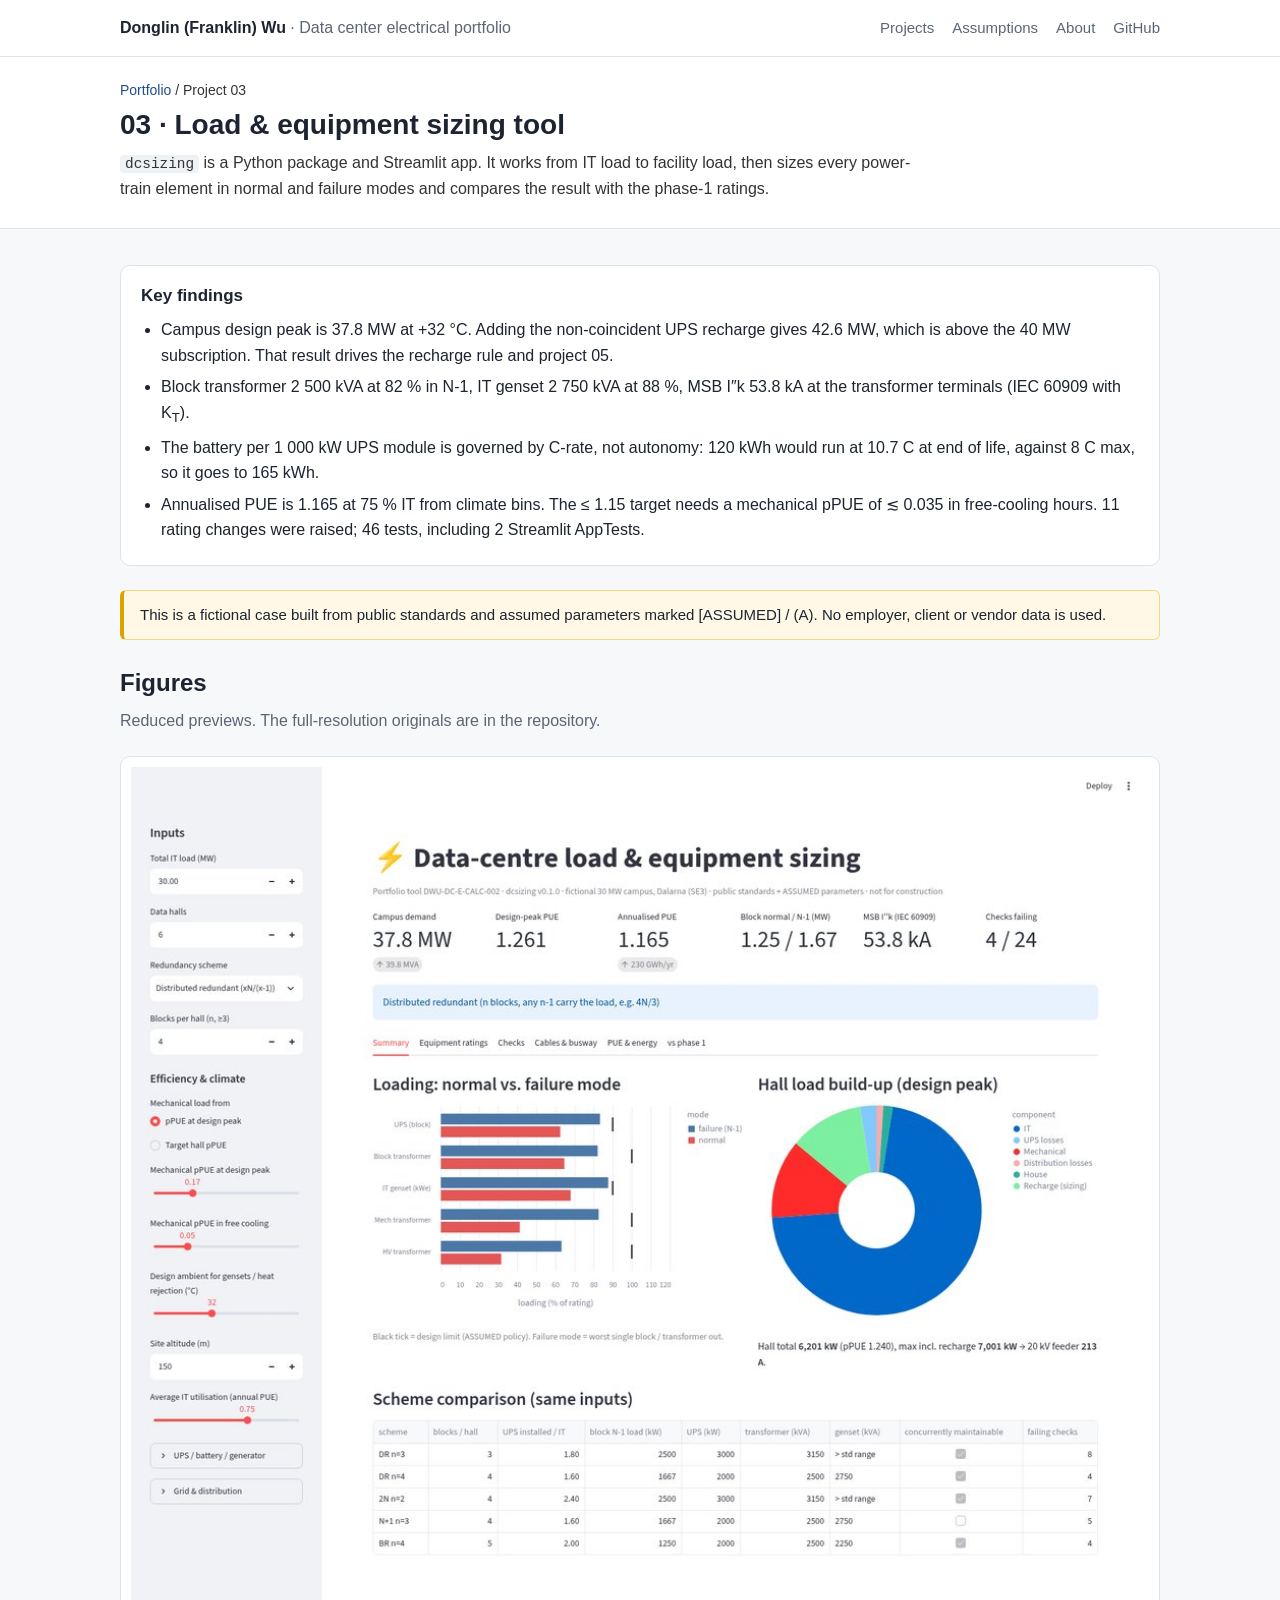
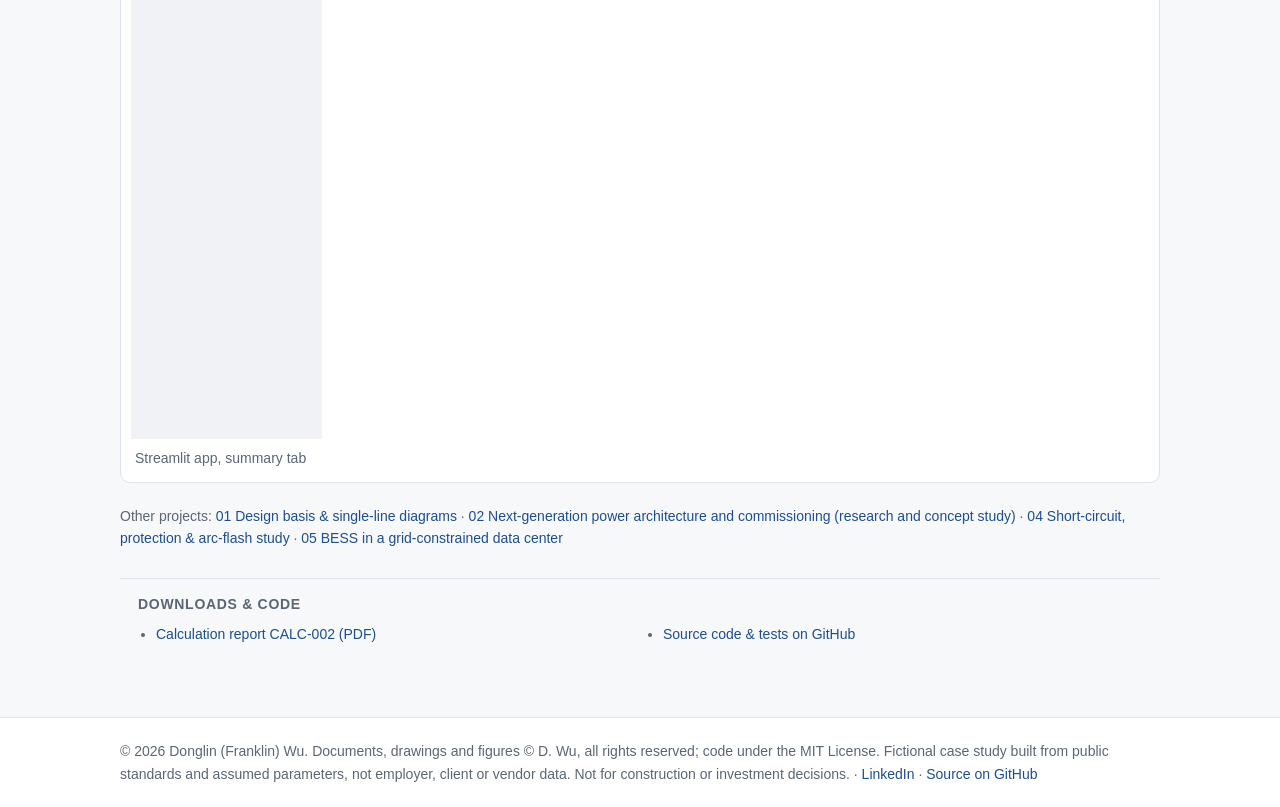
<file: projects/03-load-sizing.html>
<!doctype html>
<html lang="en"><head><meta charset="utf-8"><meta name="viewport" content="width=device-width,initial-scale=1">
<title>03 Load &amp; equipment sizing tool · D. Wu portfolio</title><meta name="description" content="Python package and Streamlit app that turn IT load into facility load and size transformers, gensets, UPS/batteries, cables and busway in normal and f">
<link rel="stylesheet" href="../assets/style.css"></head><body>
<header class="top"><div class="wrap"><a class="brand" href="../index.html">Donglin (Franklin) Wu <span>· Data center electrical portfolio</span></a><nav><a href="../index.html#projects">Projects</a><a href="../index.html#assumptions">Assumptions</a><a href="../index.html#about">About</a><a href="https://github.com/Fwurank/dc-electrical-portfolio">GitHub</a></nav></div></header>
<div class="page-head"><div class="wrap"><p class="crumb"><a href="../index.html">Portfolio</a> / Project 03</p>
<h1>03 · Load & equipment sizing tool</h1><p><code>dcsizing</code> is a Python package and Streamlit app. It works from IT load to facility load, then sizes every power-train element in normal and failure modes and compares the result with the phase-1 ratings.</p></div></div>
<section><div class="wrap">
<div class="box"><h3>Key findings</h3><ul class="findings"><li>Campus design peak is 37.8 MW at +32 °C. Adding the non-coincident UPS recharge gives 42.6 MW, which is above the 40 MW subscription. That result drives the recharge rule and project 05.</li><li>Block transformer 2 500 kVA at 82 % in N-1, IT genset 2 750 kVA at 88 %, MSB I″k 53.8 kA at the transformer terminals (IEC 60909 with K<sub>T</sub>).</li><li>The battery per 1 000 kW UPS module is governed by C-rate, not autonomy: 120 kWh would run at 10.7 C at end of life, against 8 C max, so it goes to 165 kWh.</li><li>Annualised PUE is 1.165 at 75 % IT from climate bins. The ≤ 1.15 target needs a mechanical pPUE of ≲ 0.035 in free-cooling hours. 11 rating changes were raised; 46 tests, including 2 Streamlit AppTests.</li></ul></div>
<div class="note">This is a fictional case built from public standards and assumed parameters marked [ASSUMED] / (A). No employer, client or vendor data is used.</div>
<h2 style="margin-top:10px">Figures</h2><p class="sub">Reduced previews. The full-resolution originals are in the repository.</p><figure><img src="../assets/img/p03_app.jpg" alt="Streamlit app, summary tab" loading="lazy"><figcaption>Streamlit app, summary tab</figcaption></figure>
<p class="crumb">Other projects: <a href="01-design-basis.html">01 Design basis & single-line diagrams</a> · <a href="02-next-gen-power.html">02 Next-generation power architecture and commissioning (research and concept study)</a> · <a href="04-shortcircuit-protection.html">04 Short-circuit, protection & arc-flash study</a> · <a href="05-bess.html">05 BESS in a grid-constrained data center</a></p>
<div class="downloads"><h3>Downloads &amp; code</h3><ul><li><a href="../03-load-sizing/report/DWU-DC-E-CALC-002_Load_and_Sizing_Calc.pdf">Calculation report CALC-002 (PDF)</a></li><li><a href="https://github.com/Fwurank/dc-electrical-portfolio/tree/main/03-load-sizing">Source code &amp; tests on GitHub</a></li></ul></div>
</div></section>
<footer><div class="wrap">© 2026 Donglin (Franklin) Wu. Documents, drawings and figures © D. Wu, all rights reserved; code under the MIT License.
Fictional case study built from public standards and assumed parameters, not employer, client or vendor data. Not for construction or investment decisions.
· <a href="https://www.linkedin.com/in/donglinwu1998">LinkedIn</a> · <a href="https://github.com/Fwurank/dc-electrical-portfolio">Source on GitHub</a></div></footer>
</body></html>
</file>
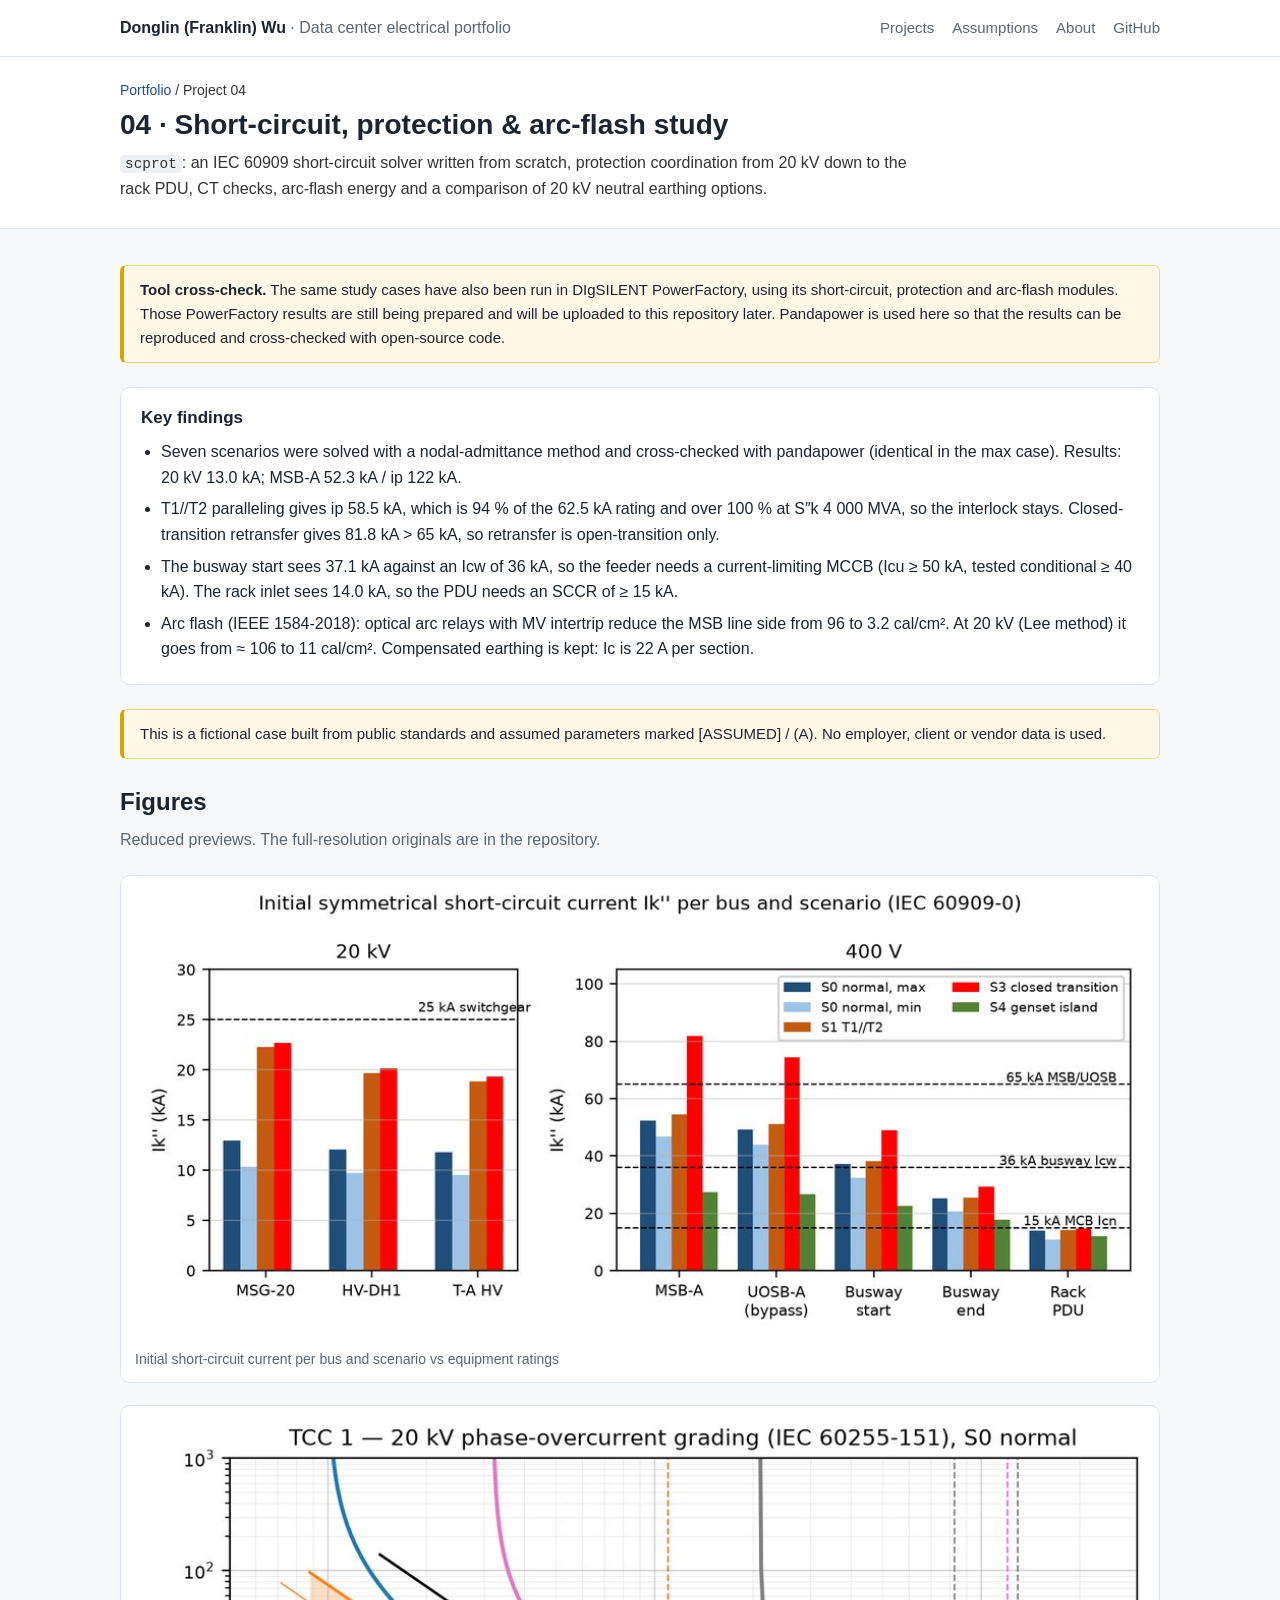
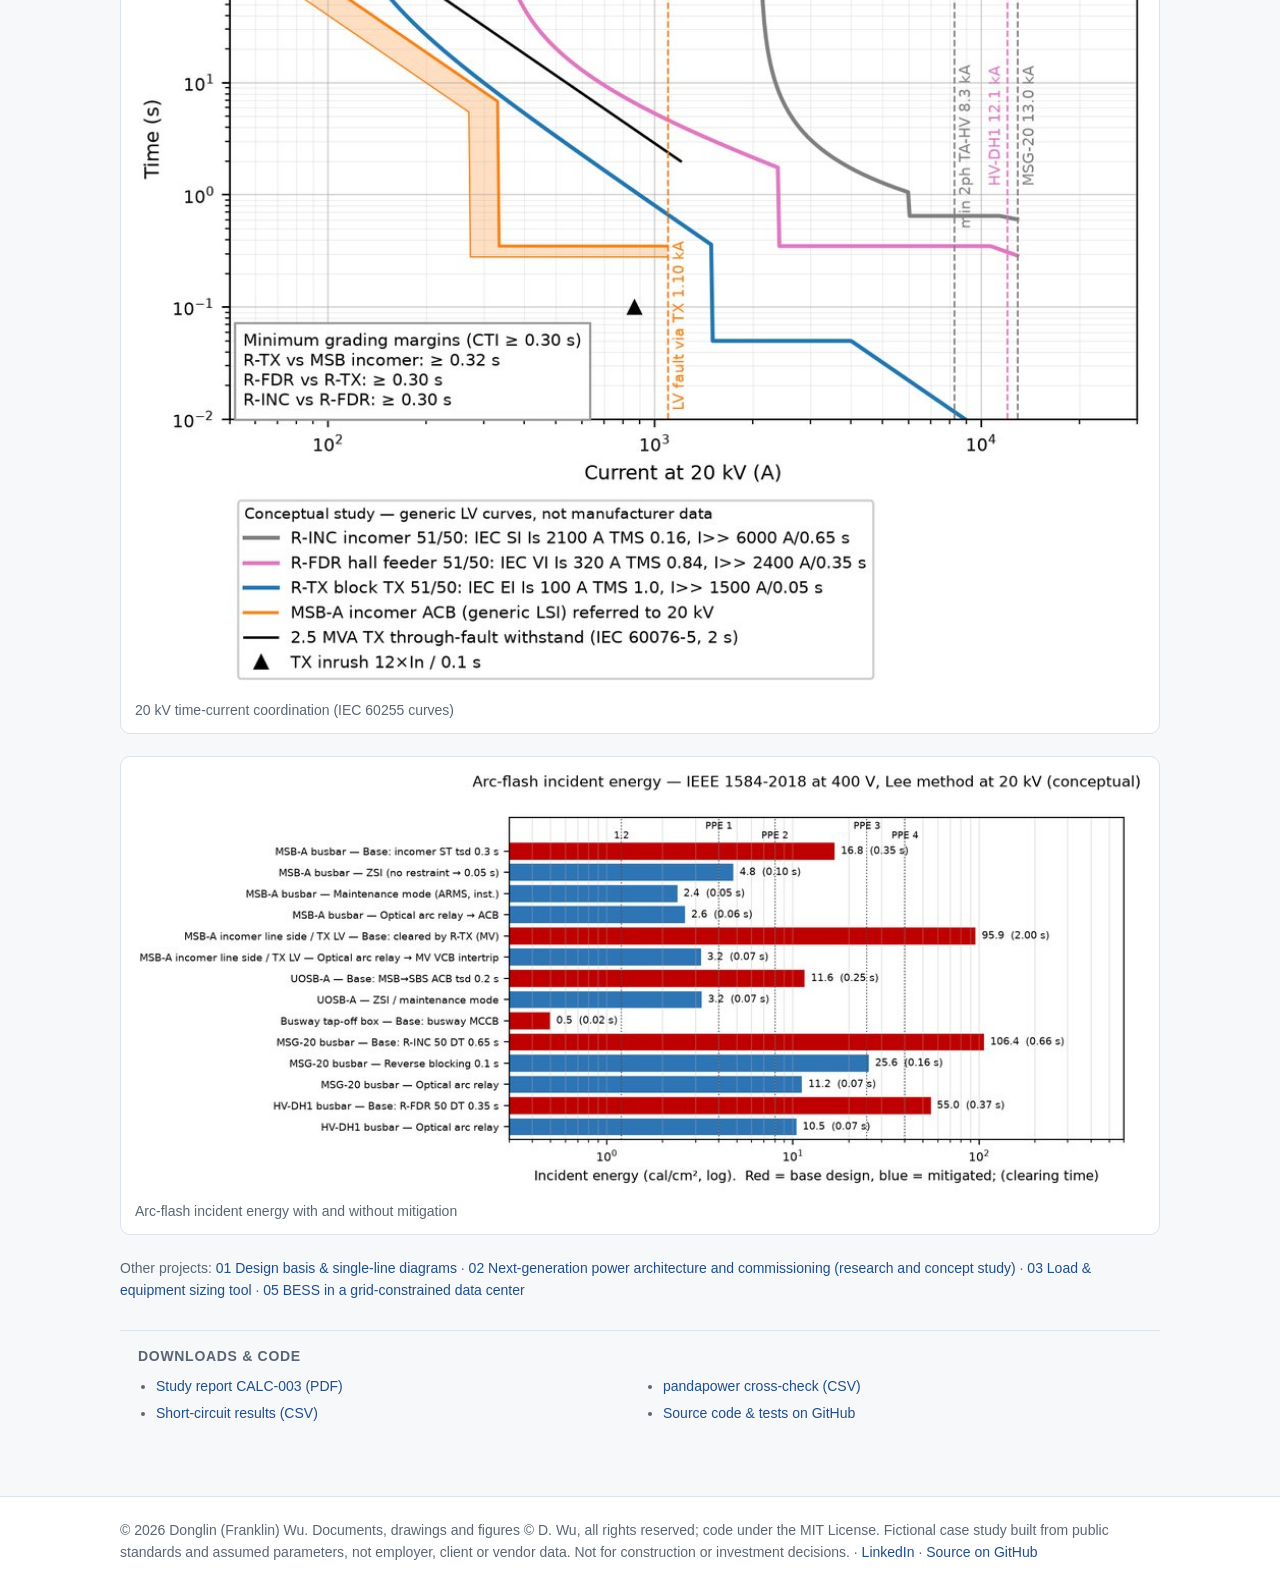
<file: projects/03-shortcircuit-protection.html>
<!doctype html>
<html lang="en"><head><meta charset="utf-8"><meta name="robots" content="noindex">
<title>Moved: Project 04 Short-circuit, protection &amp; arc-flash study</title>
<link rel="canonical" href="04-shortcircuit-protection.html"><meta http-equiv="refresh" content="0; url=04-shortcircuit-protection.html">
<script>location.replace("04-shortcircuit-protection.html" + location.hash)</script></head>
<body><p>This page has moved to <a href="04-shortcircuit-protection.html">Project 04 · Short-circuit, protection &amp; arc-flash study</a>.</p></body></html>
</file>
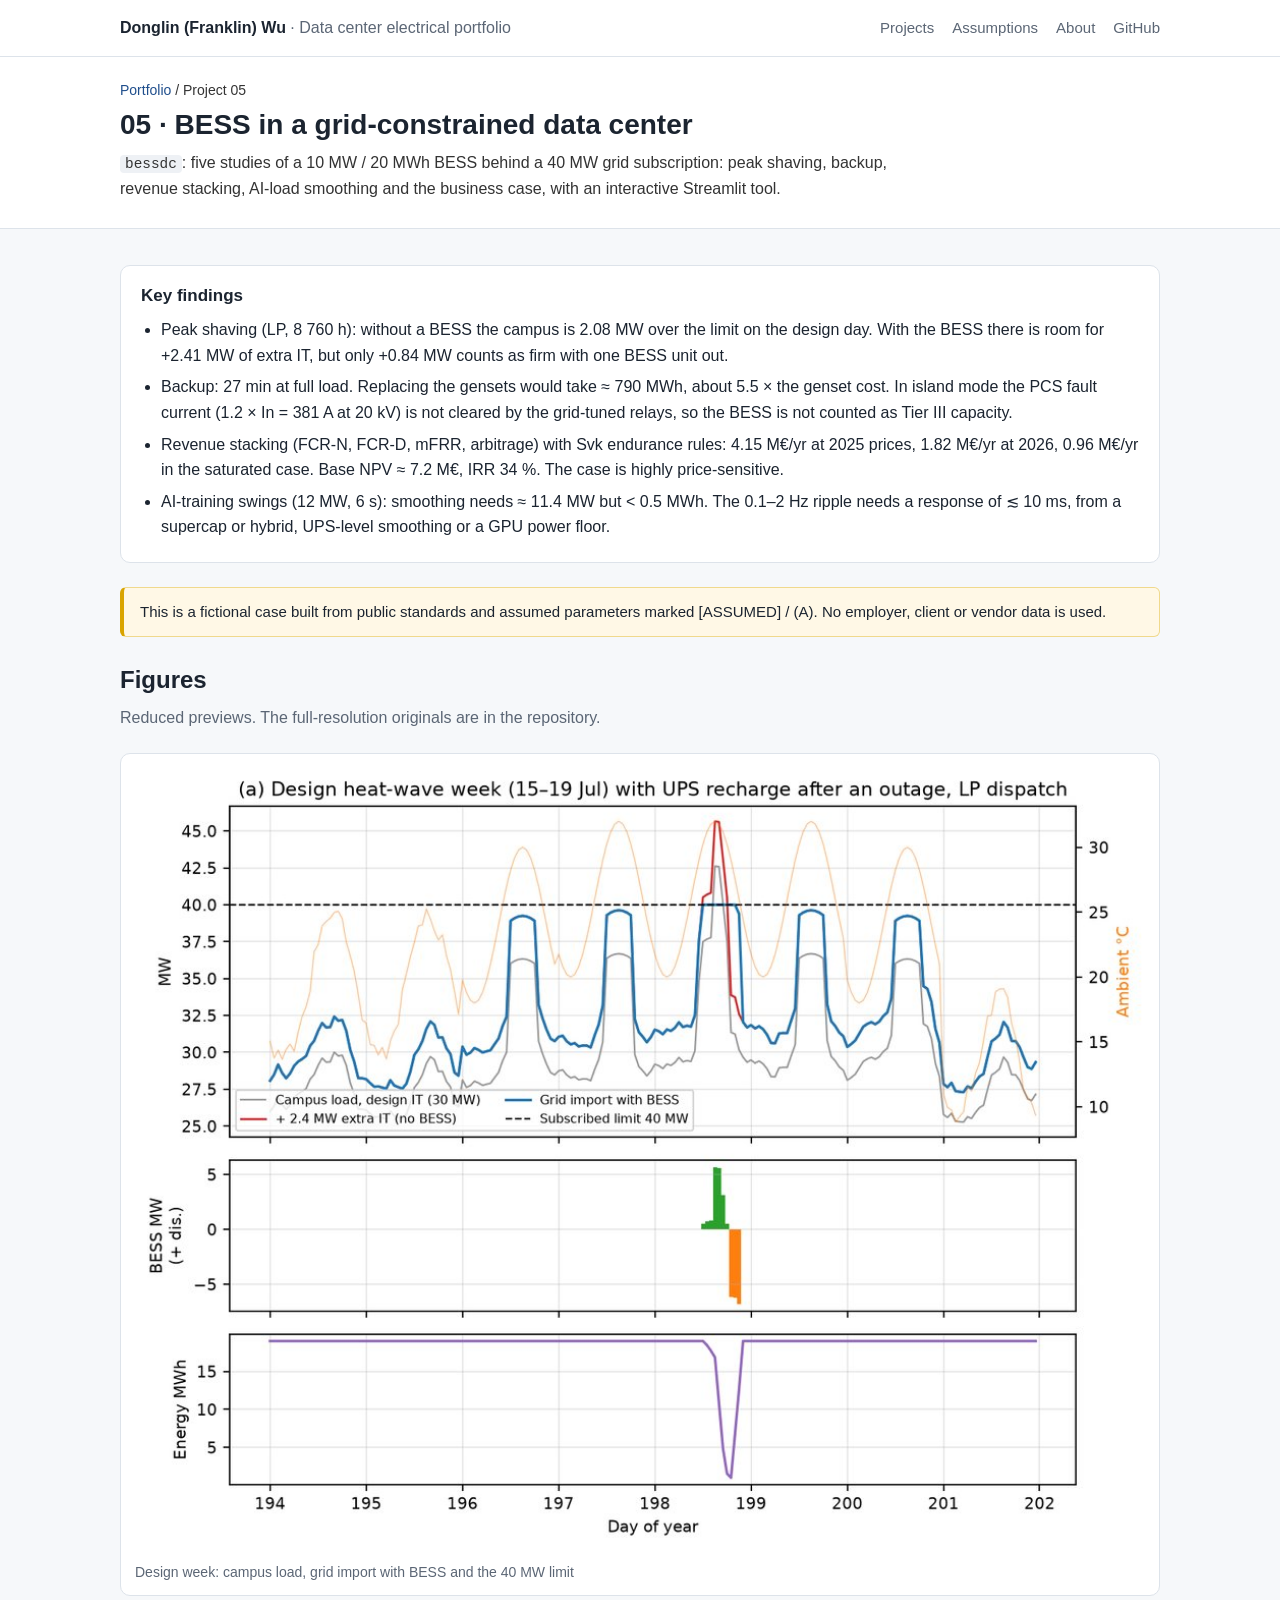
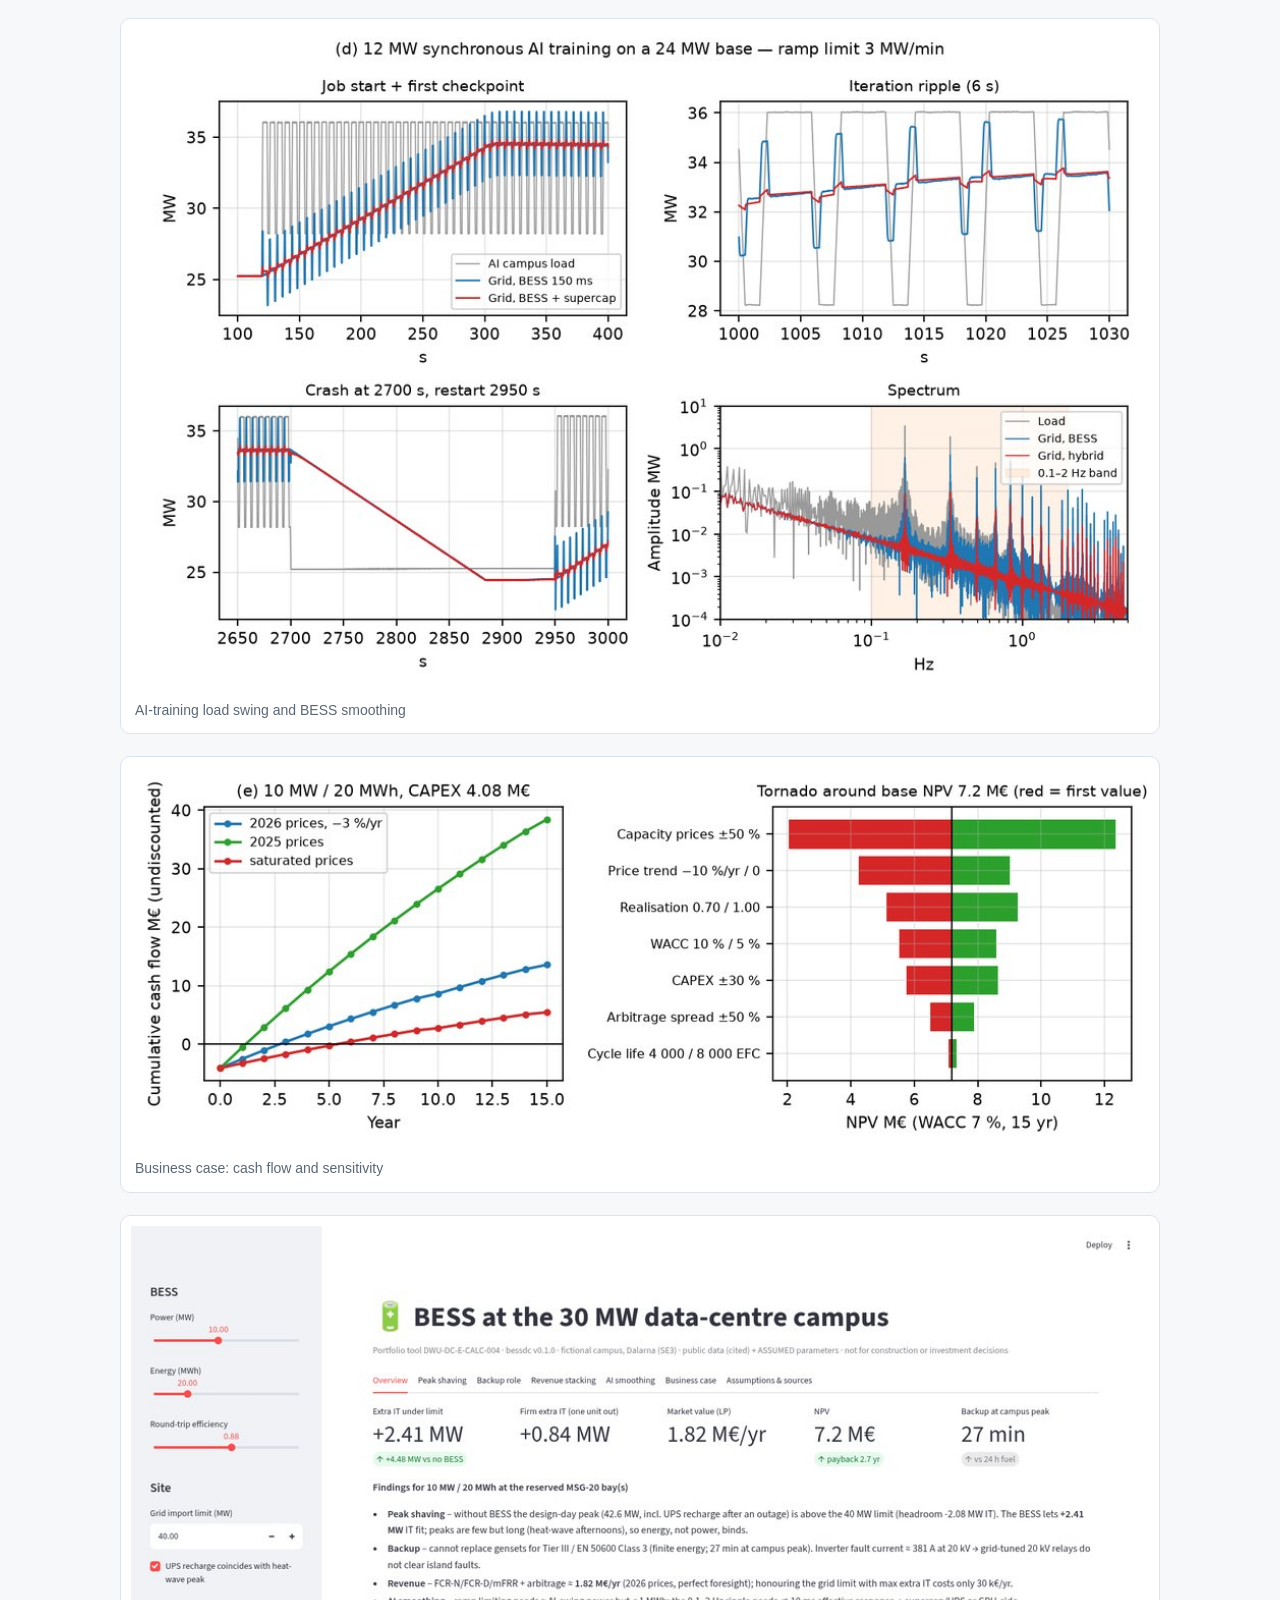
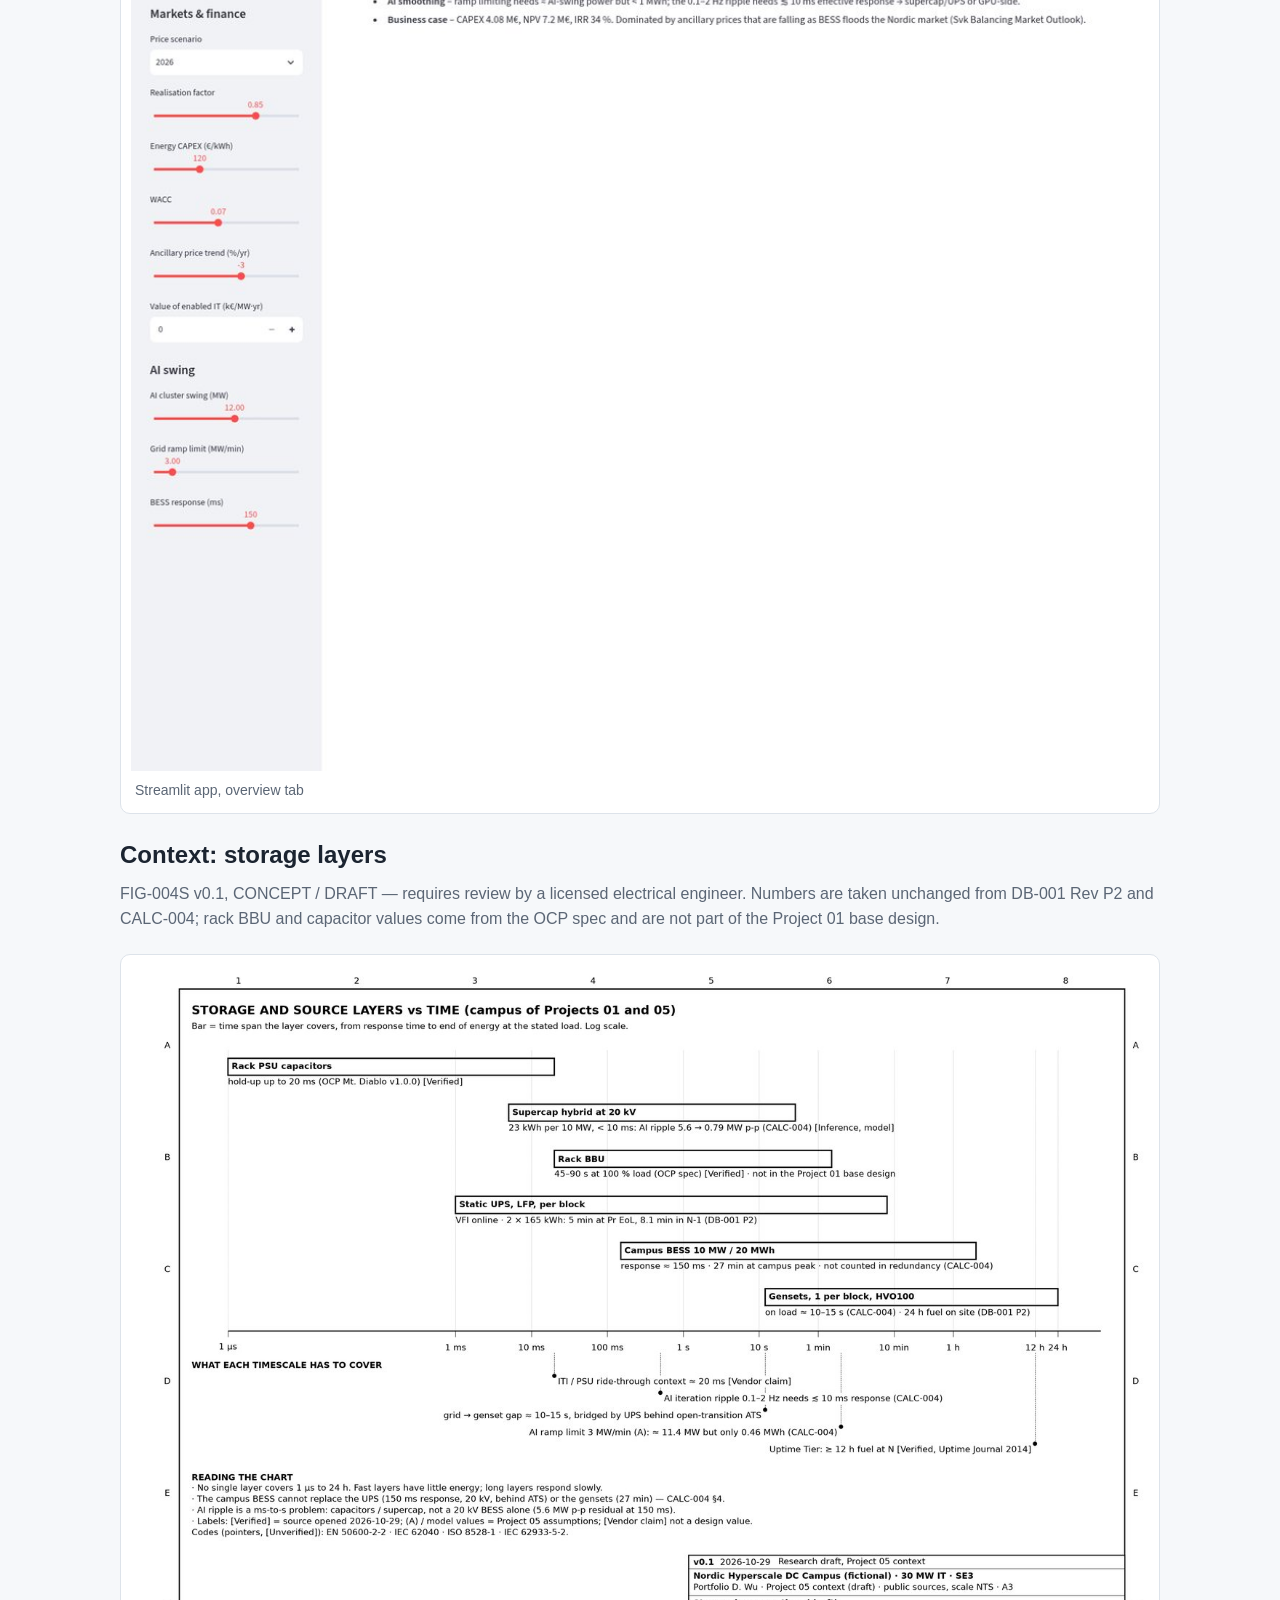
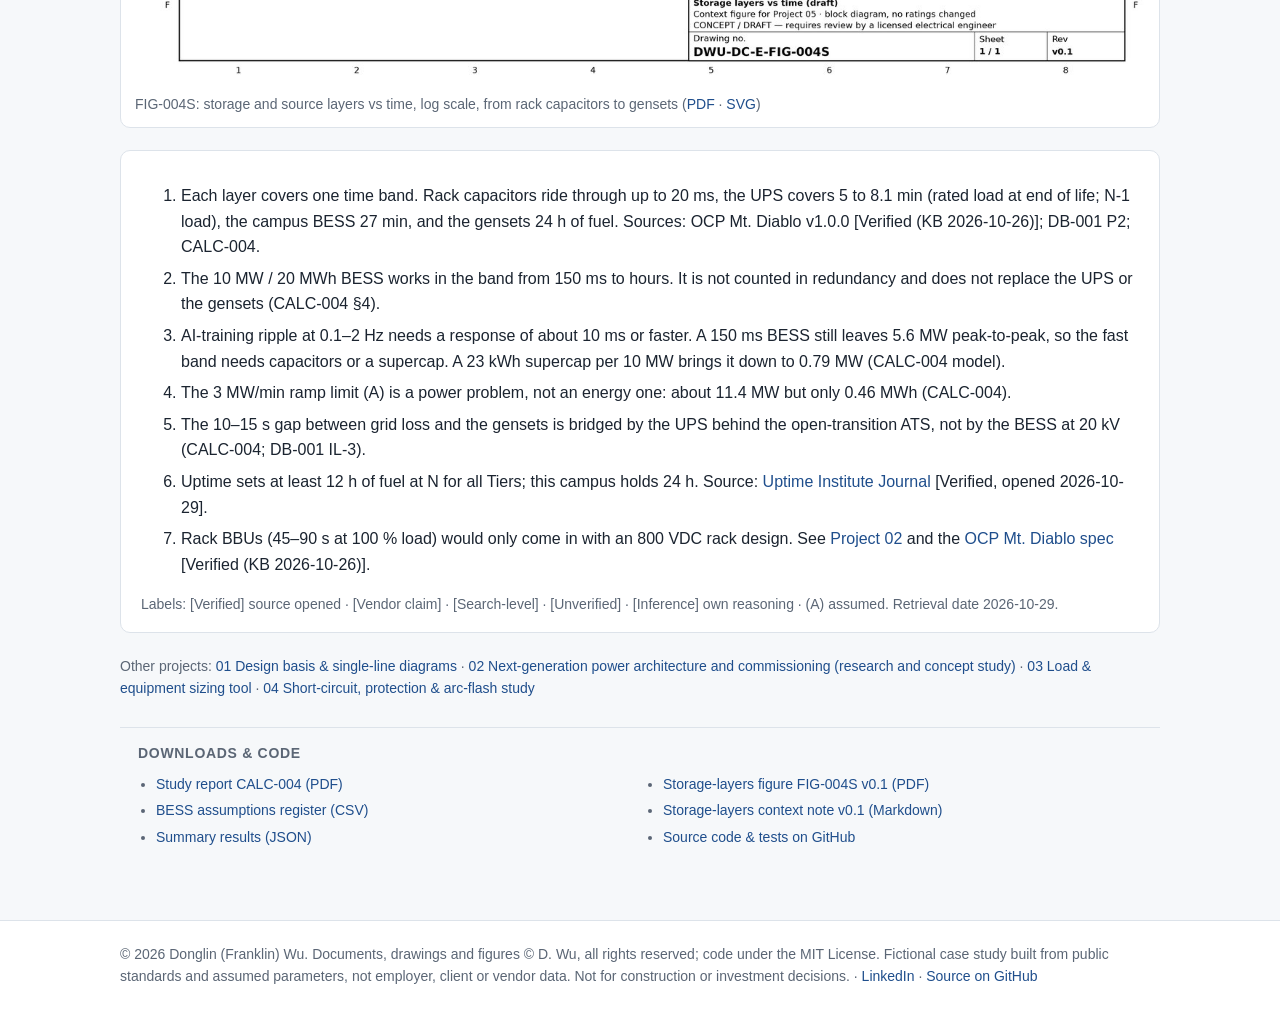
<file: projects/04-bess.html>
<!doctype html>
<html lang="en"><head><meta charset="utf-8"><meta name="robots" content="noindex">
<title>Moved: Project 05 BESS in a grid-constrained data center</title>
<link rel="canonical" href="05-bess.html"><meta http-equiv="refresh" content="0; url=05-bess.html">
<script>location.replace("05-bess.html" + location.hash)</script></head>
<body><p>This page has moved to <a href="05-bess.html">Project 05 · BESS in a grid-constrained data center</a>.</p></body></html>
</file>
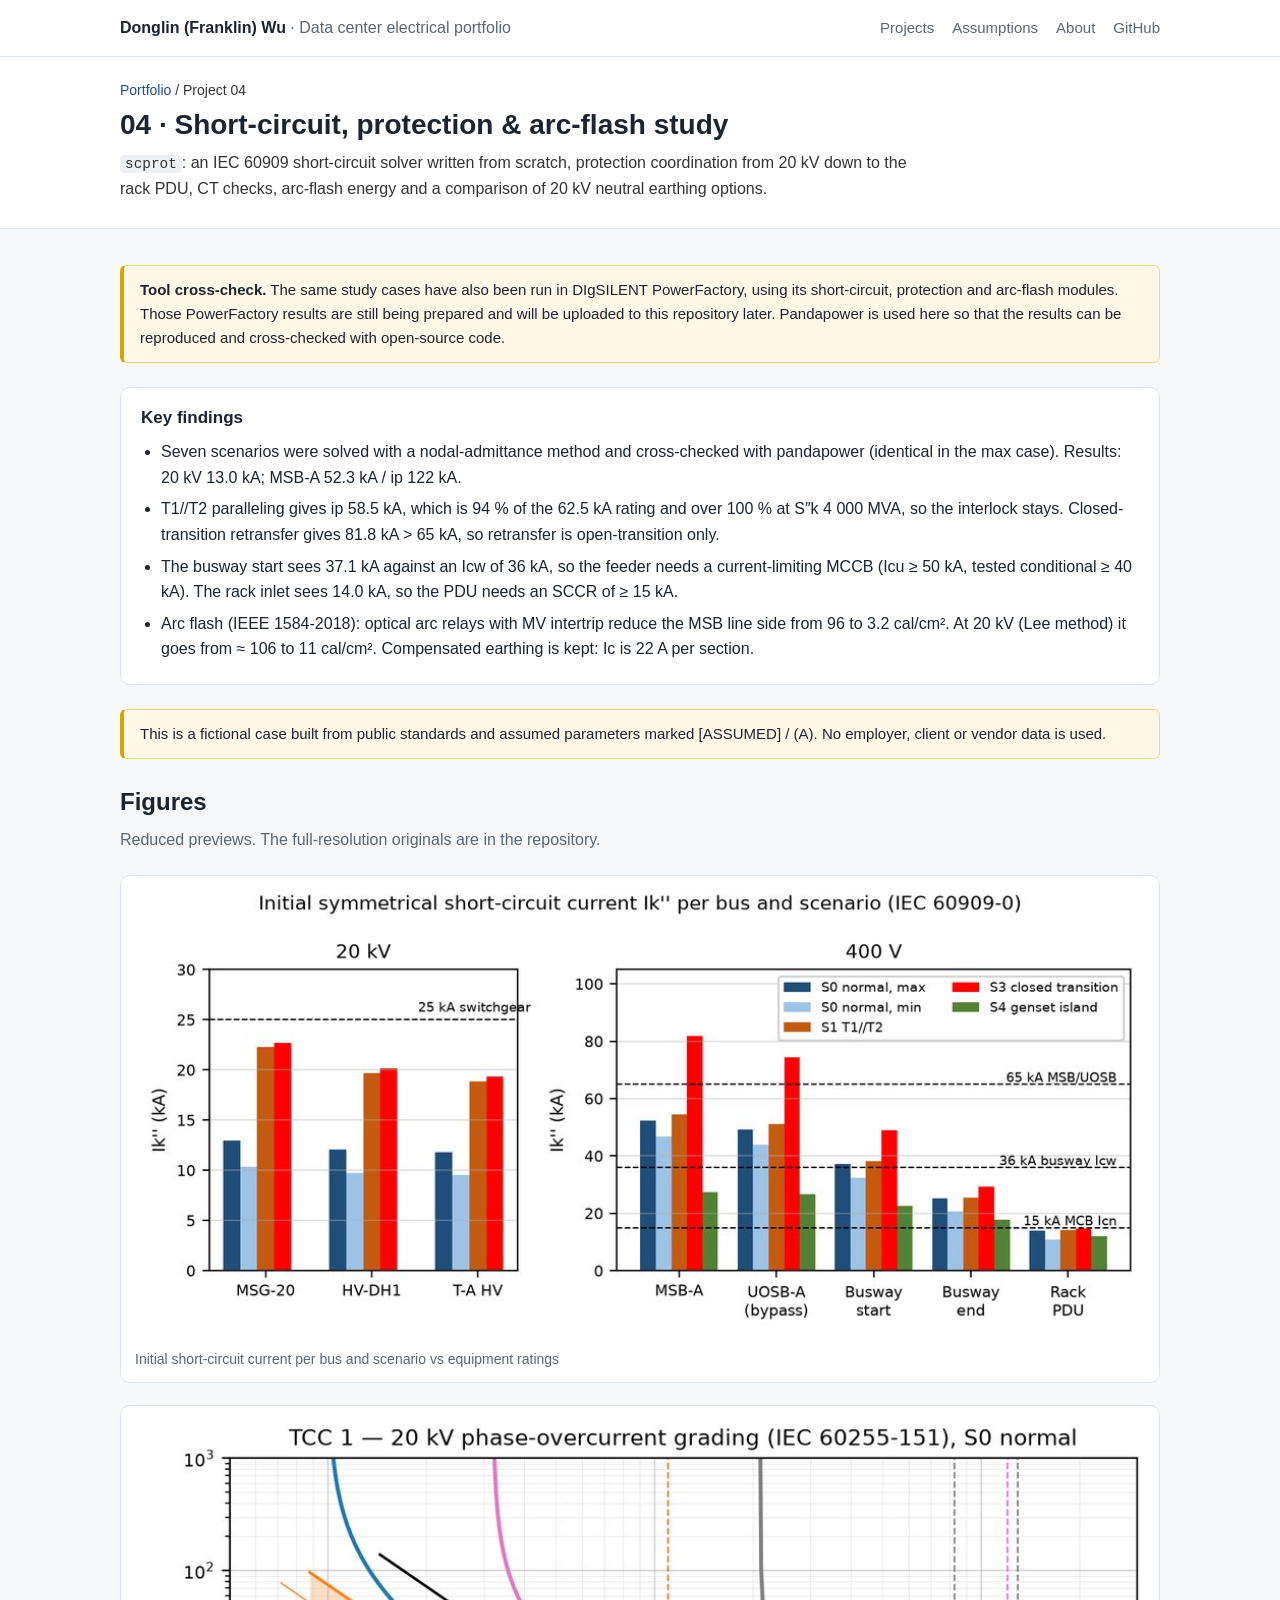
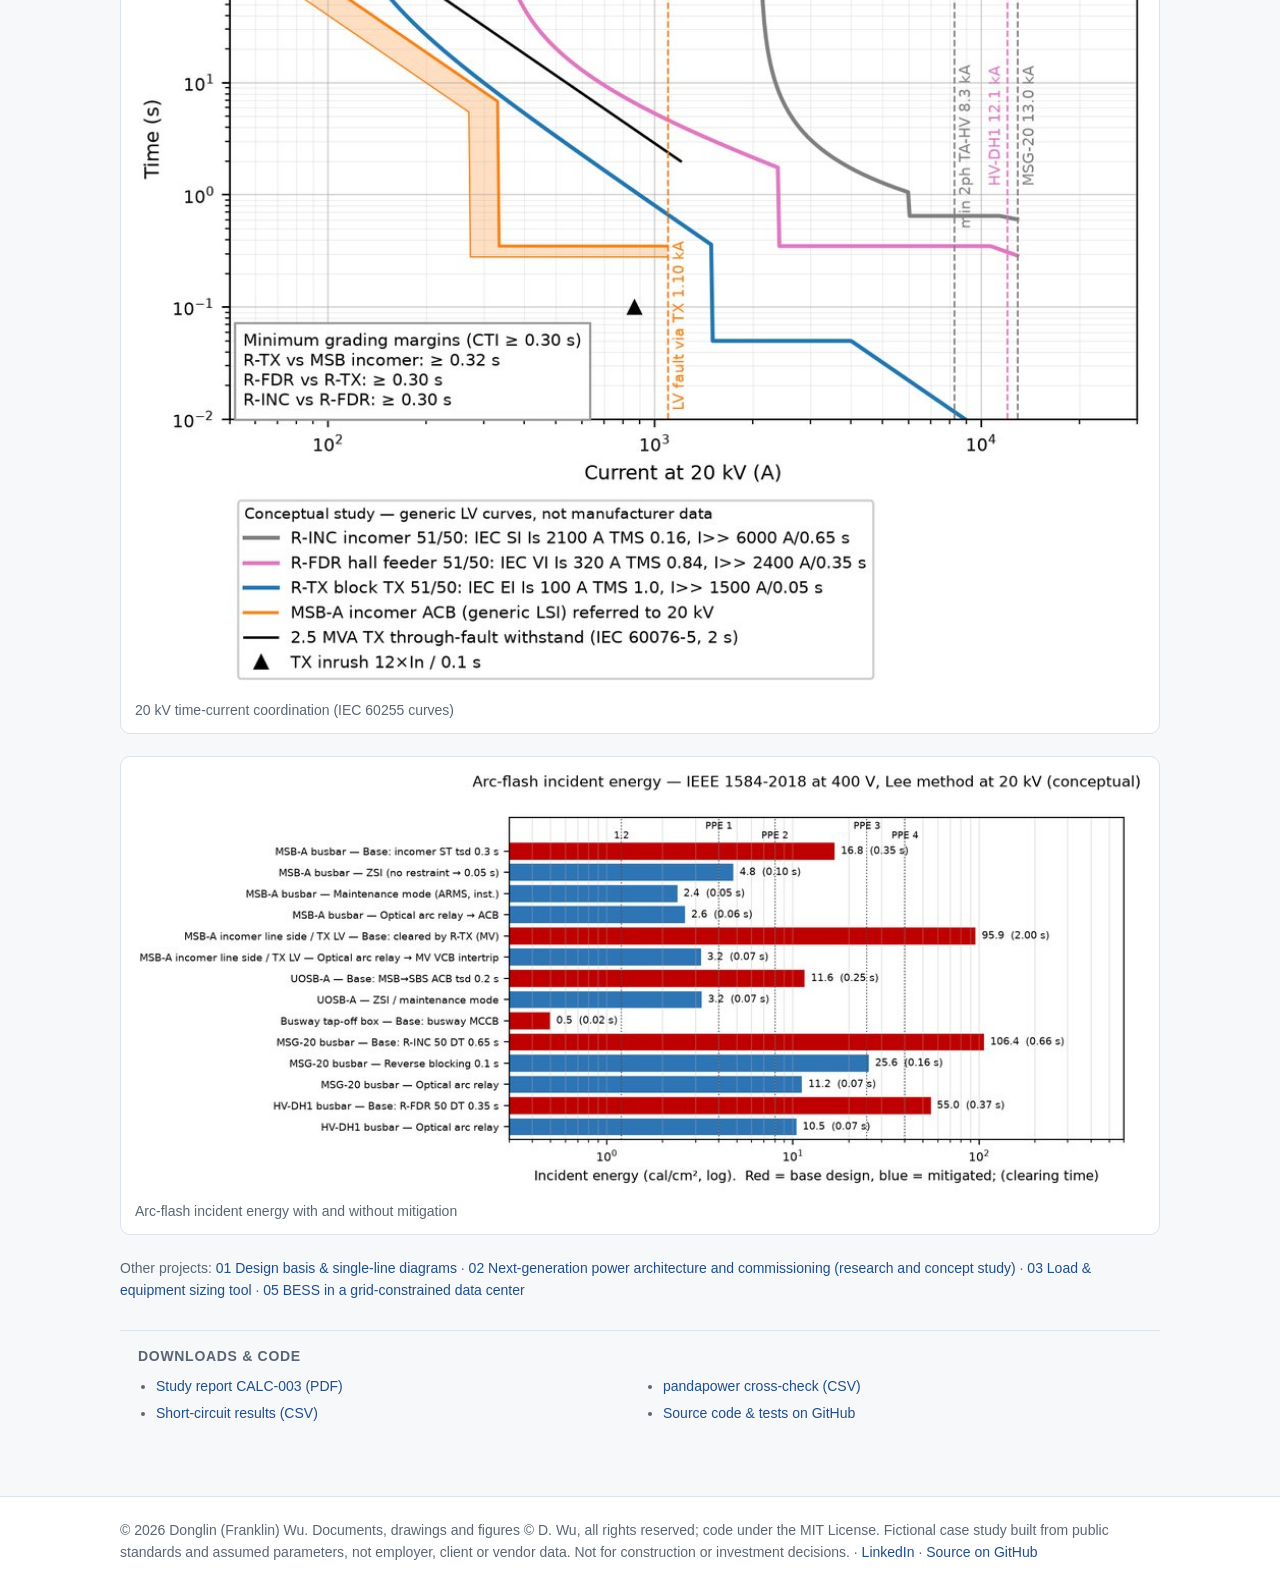
<file: projects/04-shortcircuit-protection.html>
<!doctype html>
<html lang="en"><head><meta charset="utf-8"><meta name="viewport" content="width=device-width,initial-scale=1">
<title>04 Short-circuit, protection &amp; arc-flash study · D. Wu portfolio</title><meta name="description" content="Own IEC 60909 nodal solver over 7 scenarios, cross-checked with pandapower: MSB 52.3 kA / ip 122 kA. Closing the generator back onto the grid would gi">
<link rel="stylesheet" href="../assets/style.css"></head><body>
<header class="top"><div class="wrap"><a class="brand" href="../index.html">Donglin (Franklin) Wu <span>· Data center electrical portfolio</span></a><nav><a href="../index.html#projects">Projects</a><a href="../index.html#assumptions">Assumptions</a><a href="../index.html#about">About</a><a href="https://github.com/Fwurank/dc-electrical-portfolio">GitHub</a></nav></div></header>
<div class="page-head"><div class="wrap"><p class="crumb"><a href="../index.html">Portfolio</a> / Project 04</p>
<h1>04 · Short-circuit, protection & arc-flash study</h1><p><code>scprot</code>: an IEC 60909 short-circuit solver written from scratch, protection coordination from 20 kV down to the rack PDU, CT checks, arc-flash energy and a comparison of 20 kV neutral earthing options.</p></div></div>
<section><div class="wrap">
<div class="note" style="margin-top:0"><b>Tool cross-check.</b> The same study cases have also been run in DIgSILENT PowerFactory, using its short-circuit, protection and arc-flash modules. Those PowerFactory results are still being prepared and will be uploaded to this repository later. Pandapower is used here so that the results can be reproduced and cross-checked with open-source code.</div>
<div class="box"><h3>Key findings</h3><ul class="findings"><li>Seven scenarios were solved with a nodal-admittance method and cross-checked with pandapower (identical in the max case). Results: 20 kV 13.0 kA; MSB-A 52.3 kA / ip 122 kA.</li><li>T1//T2 paralleling gives ip 58.5 kA, which is 94 % of the 62.5 kA rating and over 100 % at S″k 4 000 MVA, so the interlock stays. Closed-transition retransfer gives 81.8 kA > 65 kA, so retransfer is open-transition only.</li><li>The busway start sees 37.1 kA against an Icw of 36 kA, so the feeder needs a current-limiting MCCB (Icu ≥ 50 kA, tested conditional ≥ 40 kA). The rack inlet sees 14.0 kA, so the PDU needs an SCCR of ≥ 15 kA.</li><li>Arc flash (IEEE 1584-2018): optical arc relays with MV intertrip reduce the MSB line side from 96 to 3.2 cal/cm². At 20 kV (Lee method) it goes from ≈ 106 to 11 cal/cm². Compensated earthing is kept: Ic is 22 A per section.</li></ul></div>
<div class="note">This is a fictional case built from public standards and assumed parameters marked [ASSUMED] / (A). No employer, client or vendor data is used.</div>
<h2 style="margin-top:10px">Figures</h2><p class="sub">Reduced previews. The full-resolution originals are in the repository.</p><figure><img src="../assets/img/p04_ik.jpg" alt="Initial short-circuit current per bus and scenario vs equipment ratings" loading="lazy"><figcaption>Initial short-circuit current per bus and scenario vs equipment ratings</figcaption></figure><figure><img src="../assets/img/p04_tcc.jpg" alt="20 kV time-current coordination (IEC 60255 curves)" loading="lazy"><figcaption>20 kV time-current coordination (IEC 60255 curves)</figcaption></figure><figure><img src="../assets/img/p04_arc.jpg" alt="Arc-flash incident energy with and without mitigation" loading="lazy"><figcaption>Arc-flash incident energy with and without mitigation</figcaption></figure>
<p class="crumb">Other projects: <a href="01-design-basis.html">01 Design basis & single-line diagrams</a> · <a href="02-next-gen-power.html">02 Next-generation power architecture and commissioning (research and concept study)</a> · <a href="03-load-sizing.html">03 Load & equipment sizing tool</a> · <a href="05-bess.html">05 BESS in a grid-constrained data center</a></p>
<div class="downloads"><h3>Downloads &amp; code</h3><ul><li><a href="../04-shortcircuit-protection/report/DWU-DC-E-CALC-003_ShortCircuit_Protection_ArcFlash.pdf">Study report CALC-003 (PDF)</a></li><li><a href="../04-shortcircuit-protection/results/short_circuit.csv">Short-circuit results (CSV)</a></li><li><a href="../04-shortcircuit-protection/results/pandapower_crosscheck.csv">pandapower cross-check (CSV)</a></li><li><a href="https://github.com/Fwurank/dc-electrical-portfolio/tree/main/04-shortcircuit-protection">Source code &amp; tests on GitHub</a></li></ul></div>
</div></section>
<footer><div class="wrap">© 2026 Donglin (Franklin) Wu. Documents, drawings and figures © D. Wu, all rights reserved; code under the MIT License.
Fictional case study built from public standards and assumed parameters, not employer, client or vendor data. Not for construction or investment decisions.
· <a href="https://www.linkedin.com/in/donglinwu1998">LinkedIn</a> · <a href="https://github.com/Fwurank/dc-electrical-portfolio">Source on GitHub</a></div></footer>
</body></html>
</file>
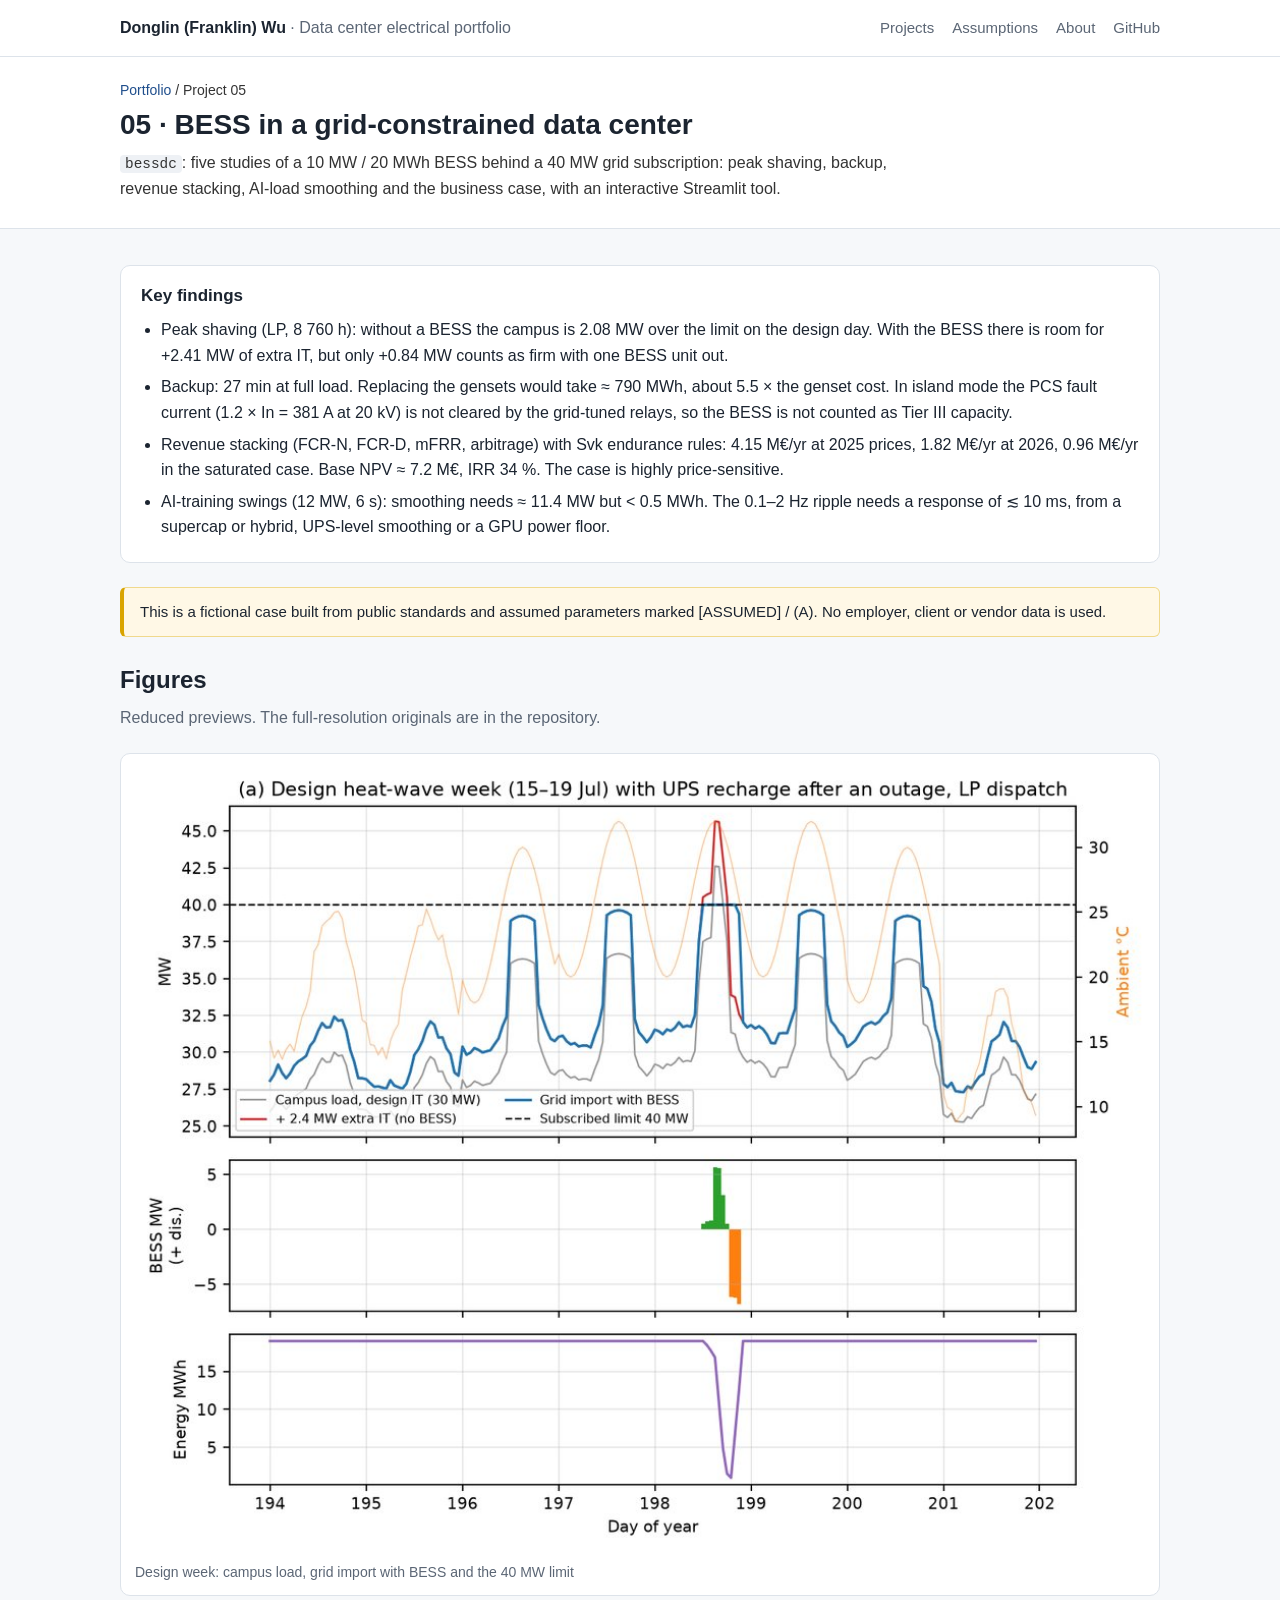
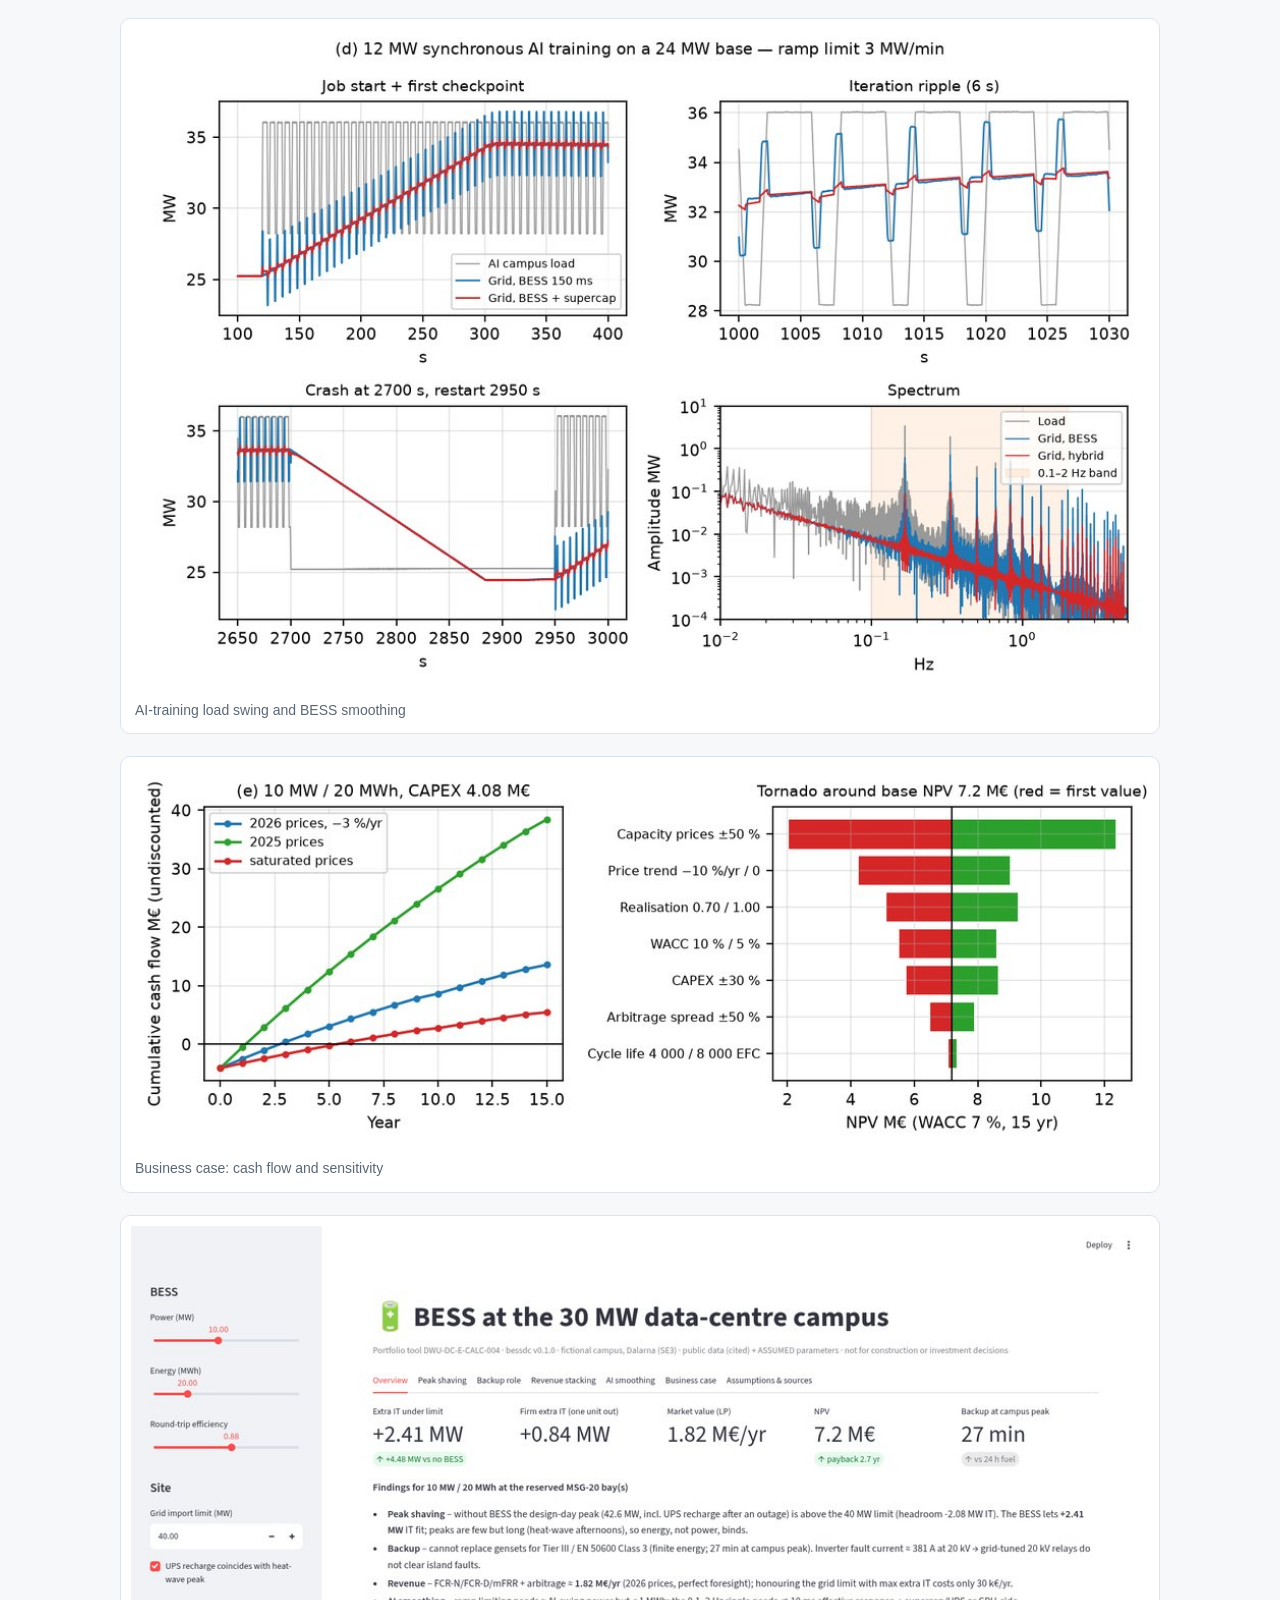
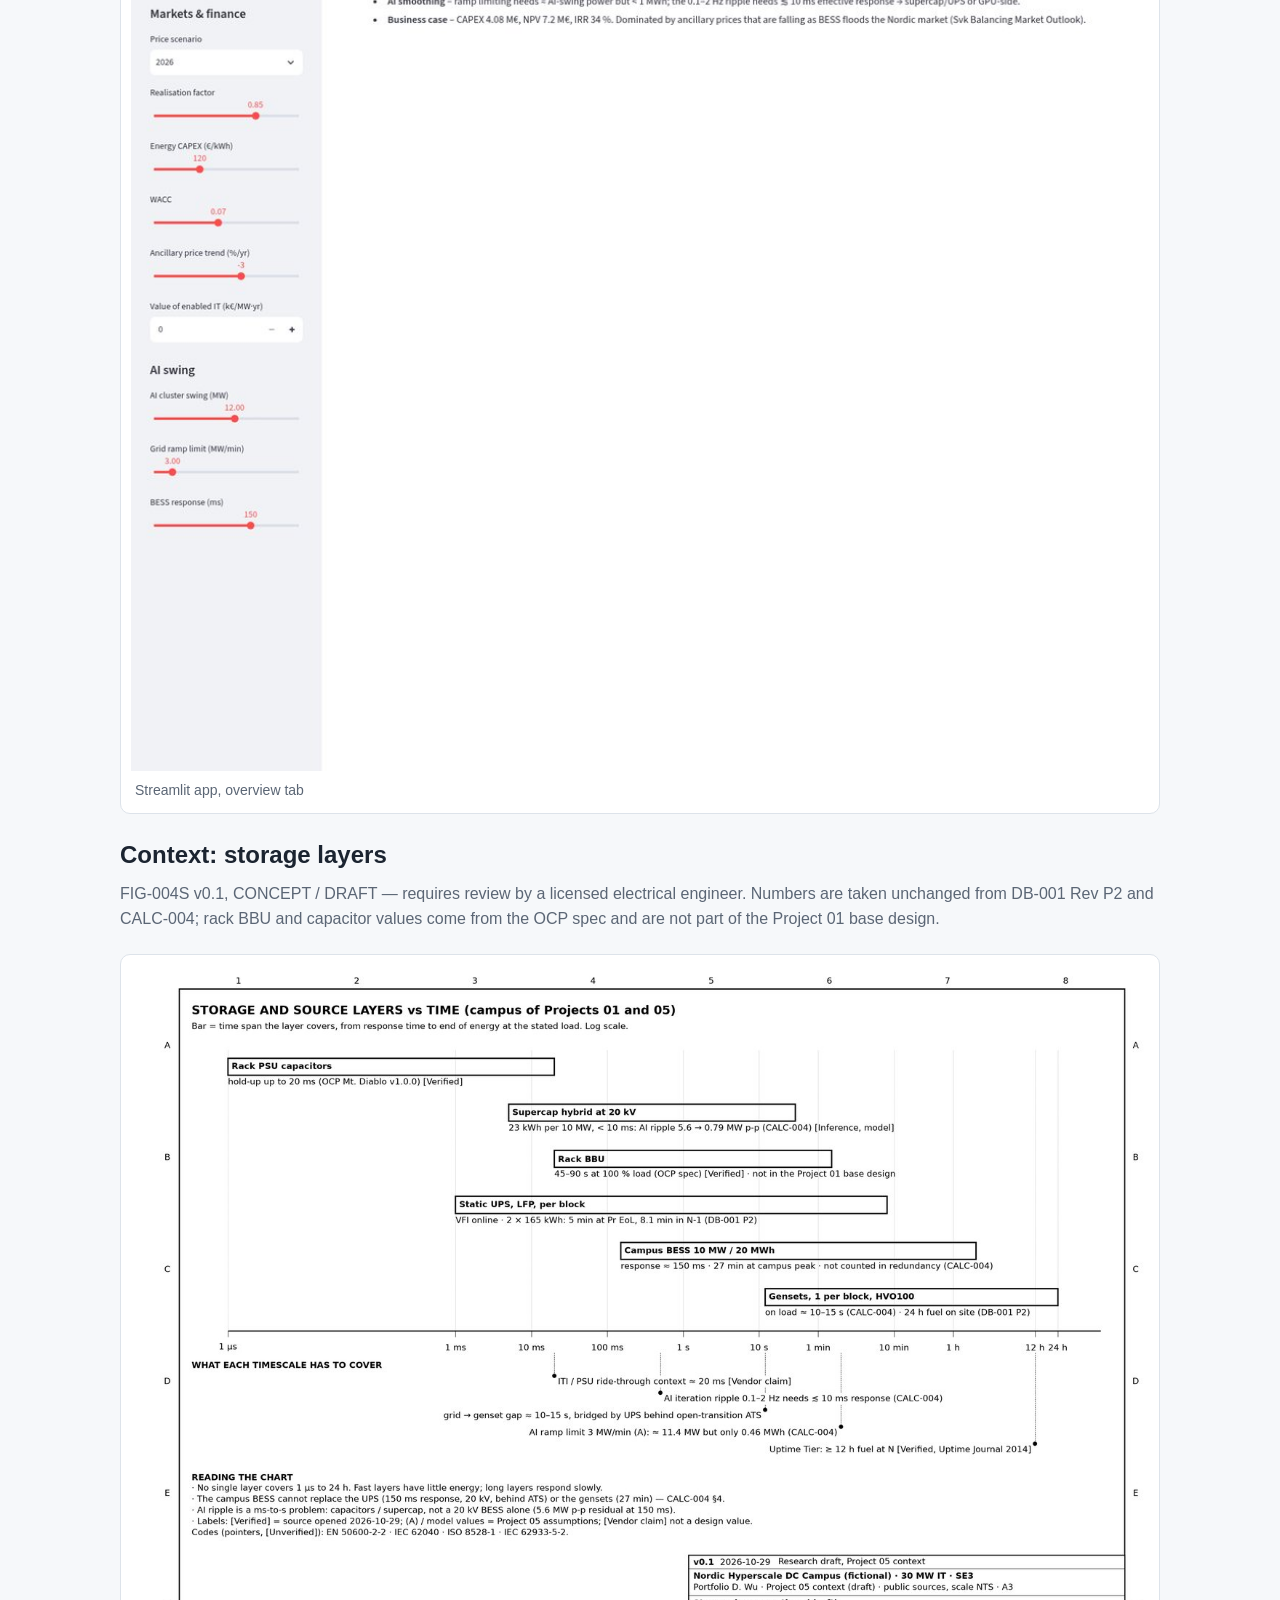
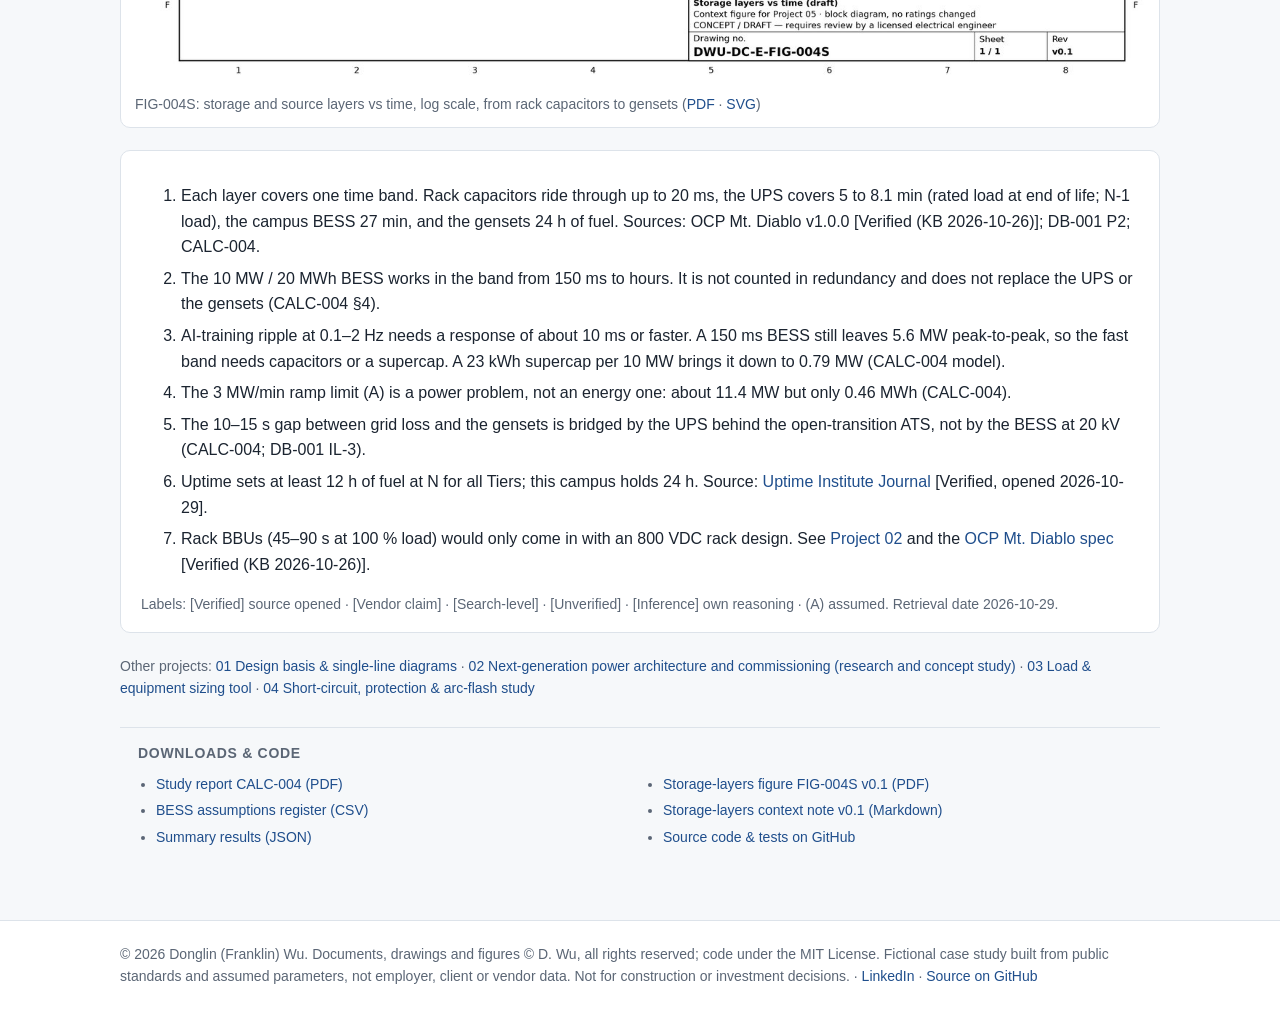
<file: projects/05-bess.html>
<!doctype html>
<html lang="en"><head><meta charset="utf-8"><meta name="viewport" content="width=device-width,initial-scale=1">
<title>05 BESS in a grid-constrained data center · D. Wu portfolio</title><meta name="description" content="10 MW / 20 MWh BESS behind a 40 MW grid subscription, using LP dispatch. It turns −2.08 MW of headroom into +2.41 MW of extra IT capacity, of which on">
<link rel="stylesheet" href="../assets/style.css"></head><body>
<header class="top"><div class="wrap"><a class="brand" href="../index.html">Donglin (Franklin) Wu <span>· Data center electrical portfolio</span></a><nav><a href="../index.html#projects">Projects</a><a href="../index.html#assumptions">Assumptions</a><a href="../index.html#about">About</a><a href="https://github.com/Fwurank/dc-electrical-portfolio">GitHub</a></nav></div></header>
<div class="page-head"><div class="wrap"><p class="crumb"><a href="../index.html">Portfolio</a> / Project 05</p>
<h1>05 · BESS in a grid-constrained data center</h1><p><code>bessdc</code>: five studies of a 10 MW / 20 MWh BESS behind a 40 MW grid subscription: peak shaving, backup, revenue stacking, AI-load smoothing and the business case, with an interactive Streamlit tool.</p></div></div>
<section><div class="wrap">
<div class="box"><h3>Key findings</h3><ul class="findings"><li>Peak shaving (LP, 8 760 h): without a BESS the campus is 2.08 MW over the limit on the design day. With the BESS there is room for +2.41 MW of extra IT, but only +0.84 MW counts as firm with one BESS unit out.</li><li>Backup: 27 min at full load. Replacing the gensets would take ≈ 790 MWh, about 5.5 × the genset cost. In island mode the PCS fault current (1.2 × In = 381 A at 20 kV) is not cleared by the grid-tuned relays, so the BESS is not counted as Tier III capacity.</li><li>Revenue stacking (FCR-N, FCR-D, mFRR, arbitrage) with Svk endurance rules: 4.15 M€/yr at 2025 prices, 1.82 M€/yr at 2026, 0.96 M€/yr in the saturated case. Base NPV ≈ 7.2 M€, IRR 34 %. The case is highly price-sensitive.</li><li>AI-training swings (12 MW, 6 s): smoothing needs ≈ 11.4 MW but < 0.5 MWh. The 0.1–2 Hz ripple needs a response of ≲ 10 ms, from a supercap or hybrid, UPS-level smoothing or a GPU power floor.</li></ul></div>
<div class="note">This is a fictional case built from public standards and assumed parameters marked [ASSUMED] / (A). No employer, client or vendor data is used.</div>
<h2 style="margin-top:10px">Figures</h2><p class="sub">Reduced previews. The full-resolution originals are in the repository.</p><figure><img src="../assets/img/p05_peak.jpg" alt="Design week: campus load, grid import with BESS and the 40 MW limit" loading="lazy"><figcaption>Design week: campus load, grid import with BESS and the 40 MW limit</figcaption></figure><figure><img src="../assets/img/p05_ai.jpg" alt="AI-training load swing and BESS smoothing" loading="lazy"><figcaption>AI-training load swing and BESS smoothing</figcaption></figure><figure><img src="../assets/img/p05_business.jpg" alt="Business case: cash flow and sensitivity" loading="lazy"><figcaption>Business case: cash flow and sensitivity</figcaption></figure><figure><img src="../assets/img/p05_app.jpg" alt="Streamlit app, overview tab" loading="lazy"><figcaption>Streamlit app, overview tab</figcaption></figure><h2 id="storage-layers" style="margin-top:10px">Context: storage layers</h2><p class="sub">FIG-004S v0.1, CONCEPT / DRAFT — requires review by a licensed electrical engineer. Numbers are taken unchanged from DB-001 Rev P2 and CALC-004; rack BBU and capacitor values come from the OCP spec and are not part of the Project 01 base design.</p><figure><img src="../assets/img/p05_layers.jpg" alt="FIG-004S storage and source layers vs time" loading="lazy"><figcaption>FIG-004S: storage and source layers vs time, log scale, from rack capacitors to gensets (<a href="../05-bess/context/FIG-004S_storage_layers_block-v0.1-2026-10-29-en.pdf">PDF</a> · <a href="../05-bess/context/FIG-004S_storage_layers_block-v0.1-2026-10-29-en.svg">SVG</a>)</figcaption></figure><div class="box"><ol class="findings"><li>Each layer covers one time band. Rack capacitors ride through up to 20 ms, the UPS covers 5 to 8.1 min (rated load at end of life; N-1 load), the campus BESS 27 min, and the gensets 24 h of fuel. Sources: OCP Mt. Diablo v1.0.0 [Verified (KB 2026-10-26)]; DB-001 P2; CALC-004.</li><li>The 10 MW / 20 MWh BESS works in the band from 150 ms to hours. It is not counted in redundancy and does not replace the UPS or the gensets (CALC-004 §4).</li><li>AI-training ripple at 0.1–2 Hz needs a response of about 10 ms or faster. A 150 ms BESS still leaves 5.6 MW peak-to-peak, so the fast band needs capacitors or a supercap. A 23 kWh supercap per 10 MW brings it down to 0.79 MW (CALC-004 model).</li><li>The 3 MW/min ramp limit (A) is a power problem, not an energy one: about 11.4 MW but only 0.46 MWh (CALC-004).</li><li>The 10–15 s gap between grid loss and the gensets is bridged by the UPS behind the open-transition ATS, not by the BESS at 20 kV (CALC-004; DB-001 IL-3).</li><li>Uptime sets at least 12 h of fuel at N for all Tiers; this campus holds 24 h. Source: <a href="https://journal.uptimeinstitute.com/fuel-system-design-reliability/">Uptime Institute Journal</a> [Verified, opened 2026-10-29].</li><li>Rack BBUs (45–90 s at 100 % load) would only come in with an 800 VDC rack design. See <a href="02-next-gen-power.html">Project 02</a> and the <a href="https://www.opencompute.org/wp-content/uploads/2026/10/OCP-Specification-Mt.-Diablo-Disaggregated-Power-Rack-Specification-v1.0.0.pdf">OCP Mt. Diablo spec</a> [Verified (KB 2026-10-26)].</li></ol><p style="font-size:14px;color:#5b6675;margin:8px 0 0">Labels: [Verified] source opened · [Vendor claim] · [Search-level] · [Unverified] · [Inference] own reasoning · (A) assumed. Retrieval date 2026-10-29.</p></div>
<p class="crumb">Other projects: <a href="01-design-basis.html">01 Design basis & single-line diagrams</a> · <a href="02-next-gen-power.html">02 Next-generation power architecture and commissioning (research and concept study)</a> · <a href="03-load-sizing.html">03 Load & equipment sizing tool</a> · <a href="04-shortcircuit-protection.html">04 Short-circuit, protection & arc-flash study</a></p>
<div class="downloads"><h3>Downloads &amp; code</h3><ul><li><a href="../05-bess/report/DWU-DC-E-CALC-004_BESS_Study.pdf">Study report CALC-004 (PDF)</a></li><li><a href="../05-bess/results/assumptions_register.csv">BESS assumptions register (CSV)</a></li><li><a href="../05-bess/results/summary.json">Summary results (JSON)</a></li><li><a href="../05-bess/context/FIG-004S_storage_layers_block-v0.1-2026-10-29-en.pdf">Storage-layers figure FIG-004S v0.1 (PDF)</a></li><li><a href="../05-bess/context/05-storage-layers-context-v0.1-2026-10-29-en.md">Storage-layers context note v0.1 (Markdown)</a></li><li><a href="https://github.com/Fwurank/dc-electrical-portfolio/tree/main/05-bess">Source code &amp; tests on GitHub</a></li></ul></div>
</div></section>
<footer><div class="wrap">© 2026 Donglin (Franklin) Wu. Documents, drawings and figures © D. Wu, all rights reserved; code under the MIT License.
Fictional case study built from public standards and assumed parameters, not employer, client or vendor data. Not for construction or investment decisions.
· <a href="https://www.linkedin.com/in/donglinwu1998">LinkedIn</a> · <a href="https://github.com/Fwurank/dc-electrical-portfolio">Source on GitHub</a></div></footer>
</body></html>
</file>
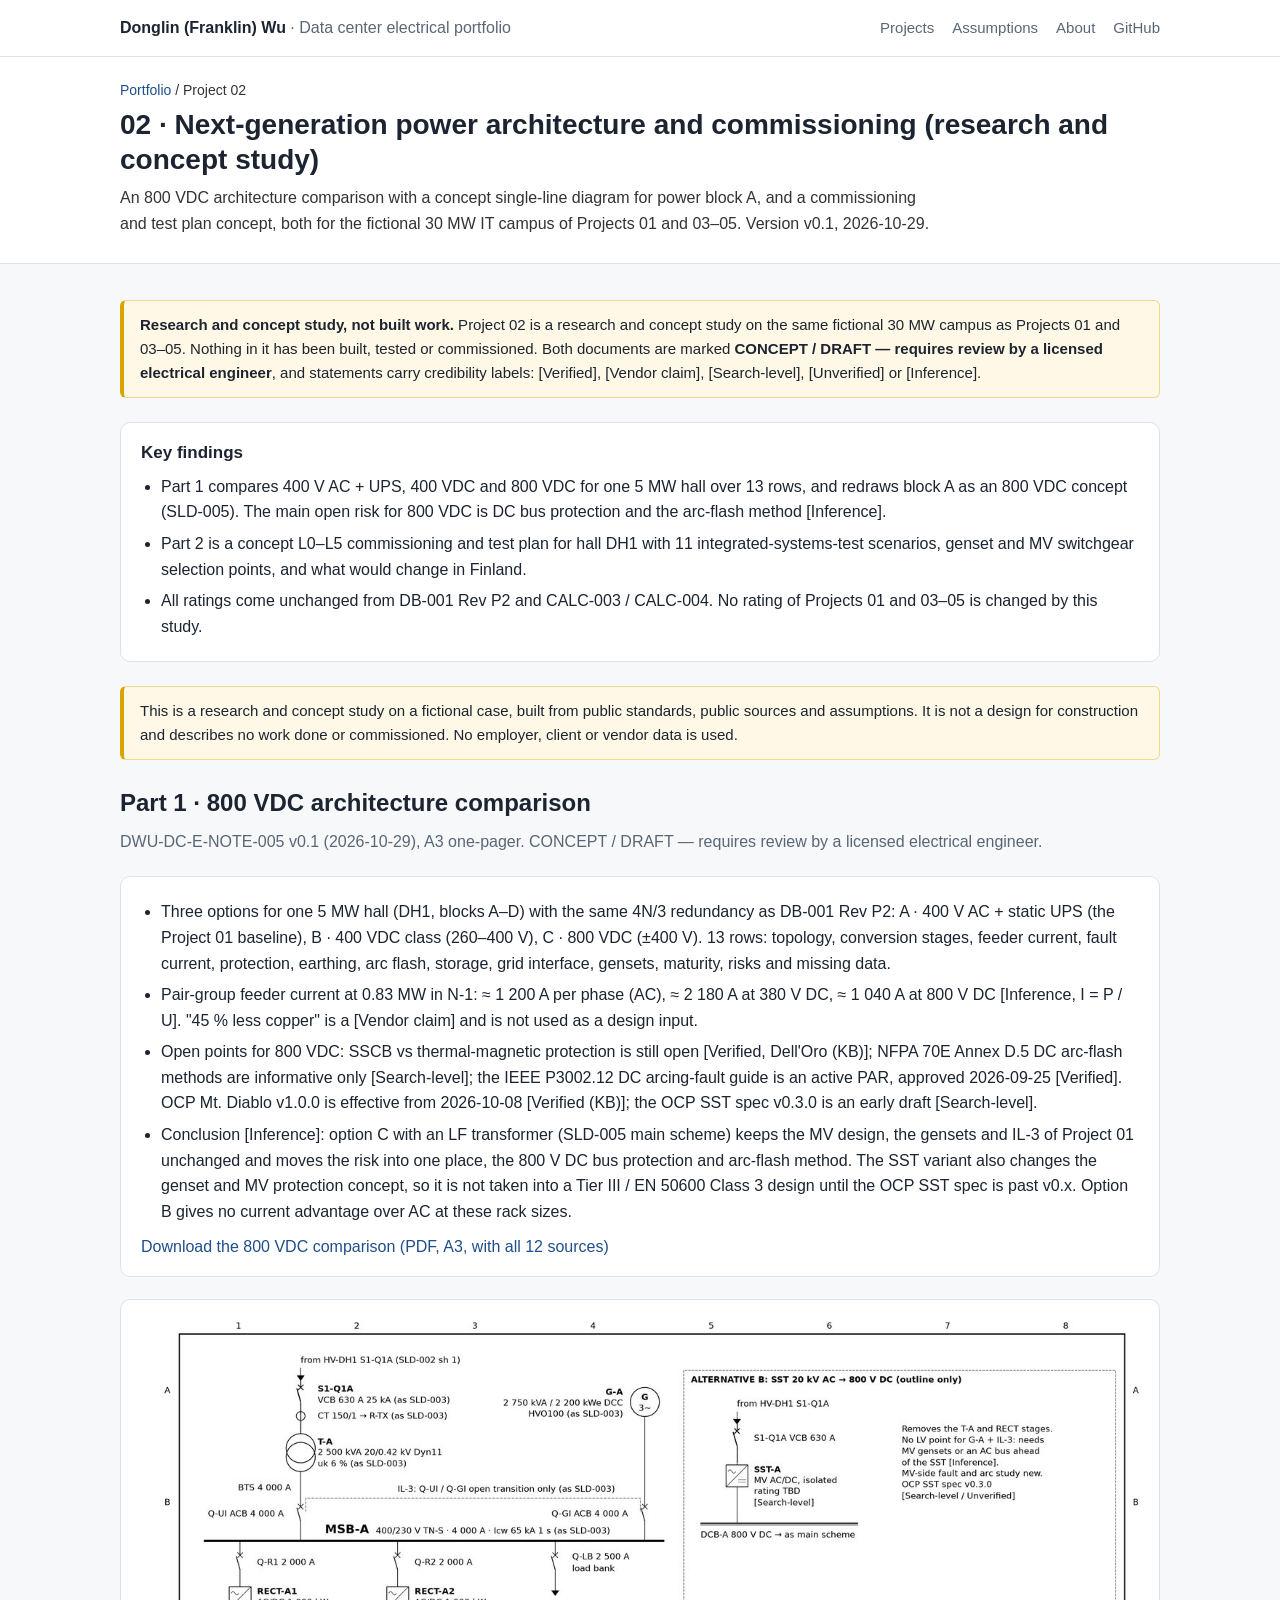
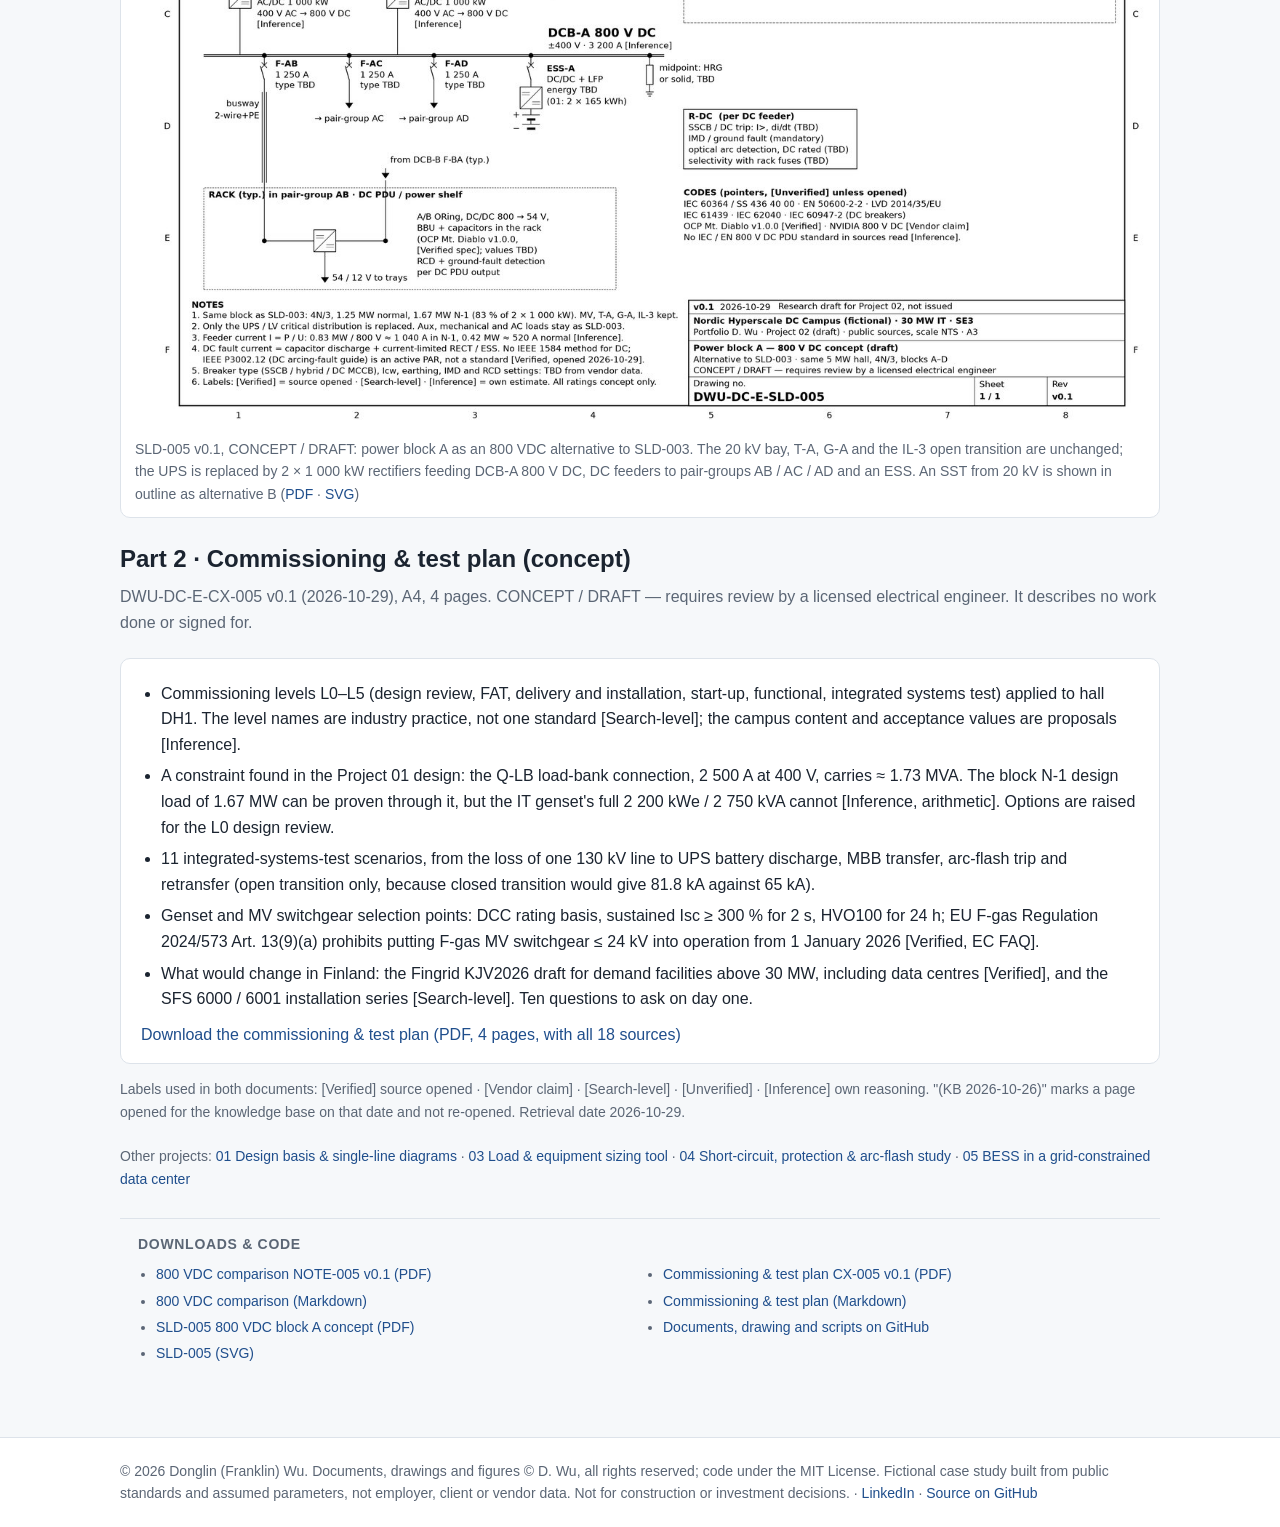
<file: projects/05-next-gen-power.html>
<!doctype html>
<html lang="en"><head><meta charset="utf-8"><meta name="robots" content="noindex">
<title>Moved: Project 02 Next-generation power architecture and commissioning (research and concept study)</title>
<link rel="canonical" href="02-next-gen-power.html"><meta http-equiv="refresh" content="0; url=02-next-gen-power.html">
<script>location.replace("02-next-gen-power.html" + location.hash)</script></head>
<body><p>This page has moved to <a href="02-next-gen-power.html">Project 02 · Next-generation power architecture and commissioning (research and concept study)</a>.</p></body></html>
</file>
<file: assets/style.css>
:root{--ink:#1b2430;--muted:#5b6675;--line:#dde3ea;--bg:#f6f8fa;--card:#fff;--accent:#1f4e8c;--accent2:#c8102e;--max:1080px}
*{box-sizing:border-box}html{-webkit-text-size-adjust:100%}
body{margin:0;font:16px/1.6 -apple-system,BlinkMacSystemFont,"Segoe UI",Roboto,"Helvetica Neue",Arial,sans-serif;color:var(--ink);background:var(--bg)}
a{color:var(--accent);text-decoration:none}a:hover{text-decoration:underline}
.wrap{max-width:var(--max);margin:0 auto;padding:0 20px}
header.top{background:#fff;border-bottom:1px solid var(--line);position:sticky;top:0;z-index:5}
header.top .wrap{display:flex;align-items:center;justify-content:space-between;gap:12px;min-height:56px;flex-wrap:wrap}
.brand{font-weight:700;color:var(--ink)}.brand span{color:var(--muted);font-weight:400}
nav a{margin-left:18px;color:var(--muted);font-size:15px}nav a:first-child{margin-left:0}
.hero{background:linear-gradient(135deg,#14325c,#1f4e8c);color:#fff;padding:56px 0 44px}
.hero h1{margin:0 0 6px;font-size:34px;line-height:1.2}.hero .role{font-size:19px;opacity:.95;margin:0 0 4px}
.hero .loc{opacity:.8;margin:0 0 18px}.hero p.lead{max-width:760px;font-size:17px;opacity:.95}
.btn{display:inline-block;padding:9px 16px;border-radius:6px;border:1px solid rgba(255,255,255,.6);color:#fff;margin:6px 8px 0 0;font-size:15px}
.btn:hover{background:rgba(255,255,255,.12);text-decoration:none}
.btn.solid{background:#fff;color:var(--accent);border-color:#fff}
.btn.dark{border-color:var(--accent);color:var(--accent)}.btn.dark:hover{background:#eef3fa}
.note{background:#fff8e6;border:1px solid #f0d98c;border-left:4px solid #d9a400;border-radius:6px;padding:12px 16px;margin:24px 0;font-size:15px}
.hero .note{color:var(--ink);margin-bottom:0}
section{padding:36px 0}section h2{font-size:24px;margin:0 0 6px}.sub{color:var(--muted);margin:0 0 22px}
.grid{display:grid;grid-template-columns:repeat(2,1fr);gap:22px}
.card{background:var(--card);border:1px solid var(--line);border-radius:10px;overflow:hidden;display:flex;flex-direction:column}
.card img{width:100%;aspect-ratio:16/10;object-fit:cover;object-position:top;border-bottom:1px solid var(--line);background:#fff;display:block}
.card .body{padding:16px 18px 18px;display:flex;flex-direction:column;flex:1}
.card .num{font-size:13px;font-weight:700;color:var(--accent2);letter-spacing:.06em}
.card h3{margin:2px 0 8px;font-size:19px;line-height:1.3}.card h3 a{color:var(--ink)}
.card p{margin:0 0 12px;color:#333;font-size:15px}
.tags{margin:0 0 12px;padding:0;list-style:none;display:flex;flex-wrap:wrap;gap:6px}
.tags li{font-size:12px;background:#eef3fa;color:var(--accent);border-radius:20px;padding:2px 9px}
.links{margin-top:auto;display:flex;flex-wrap:wrap;gap:8px 14px;font-size:14px;font-weight:600}
.kv{width:100%;border-collapse:collapse;background:#fff;border:1px solid var(--line);border-radius:8px;overflow:hidden;font-size:15px}
.kv th,.kv td{text-align:left;padding:9px 12px;border-bottom:1px solid var(--line);vertical-align:top}
.kv th{background:#f0f4f9;font-weight:600;width:28%}.kv tr:last-child td,.kv tr:last-child th{border-bottom:0}
.cols{display:grid;grid-template-columns:1fr 1fr;gap:22px}
.box{background:#fff;border:1px solid var(--line);border-radius:10px;padding:16px 20px}
.box h3{margin:0 0 8px;font-size:17px}.box ul{margin:0;padding-left:20px}.box li{margin:4px 0}
figure{margin:0 0 22px;background:#fff;border:1px solid var(--line);border-radius:10px;padding:10px}
figure img{width:100%;height:auto;display:block}figcaption{font-size:14px;color:var(--muted);padding:8px 4px 2px}
.findings li{margin:6px 0}
.crumb{font-size:14px;color:var(--muted);margin:22px 0 0}
.page-head{background:#fff;border-bottom:1px solid var(--line);padding:22px 0 26px}
.page-head h1{margin:6px 0 8px;font-size:28px;line-height:1.25}.page-head p{margin:0;color:#333;max-width:820px}
.downloads{margin:28px 0 0;padding:14px 18px;border-top:1px solid var(--line);font-size:14px;color:var(--muted)}
.downloads h3{margin:0 0 6px;font-size:14px;font-weight:600;color:var(--muted);text-transform:uppercase;letter-spacing:.05em}
.downloads ul{margin:0;padding-left:18px;columns:2;column-gap:28px}.downloads li{margin:0;padding:2px 0;break-inside:avoid}
footer{border-top:1px solid var(--line);background:#fff;color:var(--muted);font-size:14px;padding:22px 0;margin-top:20px}
code{background:#eef1f5;padding:1px 5px;border-radius:4px;font-size:90%}
pre{background:#0f1720;color:#e6edf3;padding:14px 16px;border-radius:8px;overflow:auto;font-size:14px}
@media (max-width:760px){.grid,.cols{grid-template-columns:1fr}.downloads ul{columns:1}.hero{padding:38px 0 30px}.hero h1{font-size:27px}
nav a{margin-left:12px;font-size:14px}.kv th{width:38%}}
</file>
